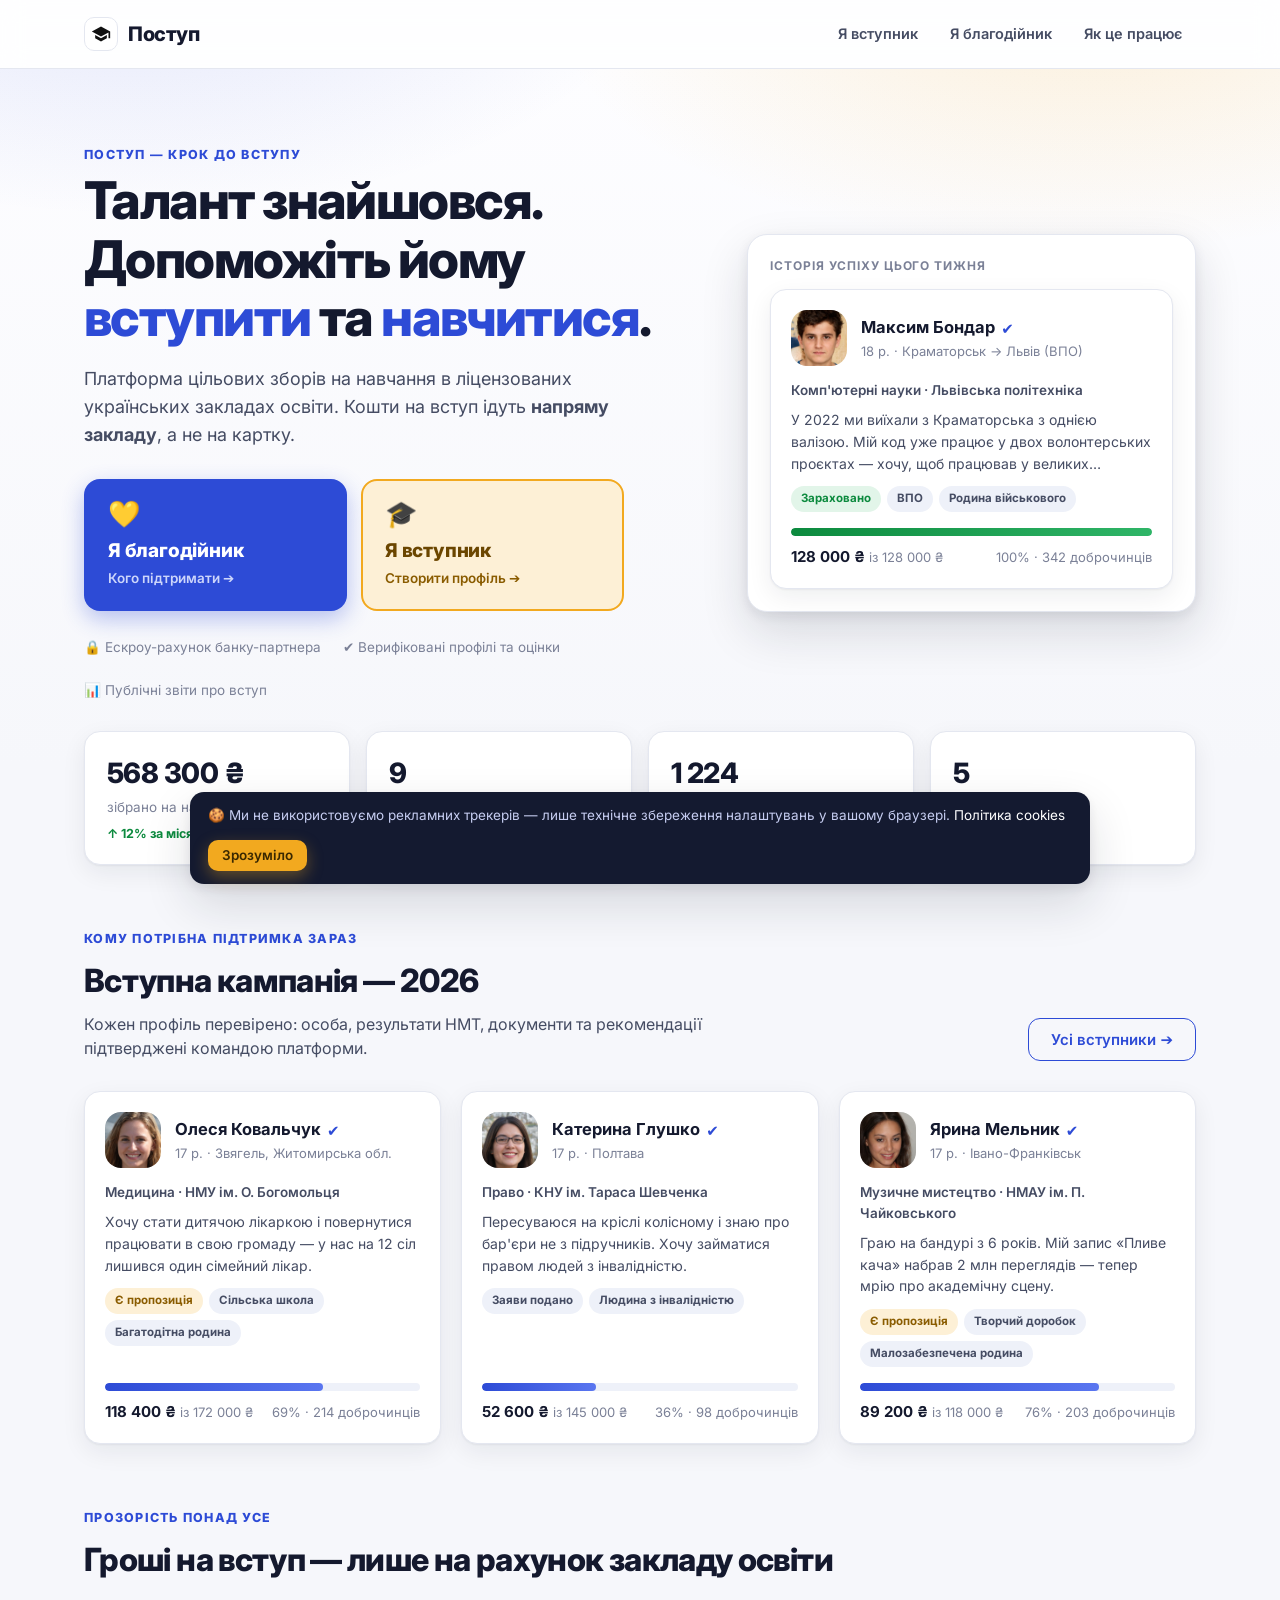
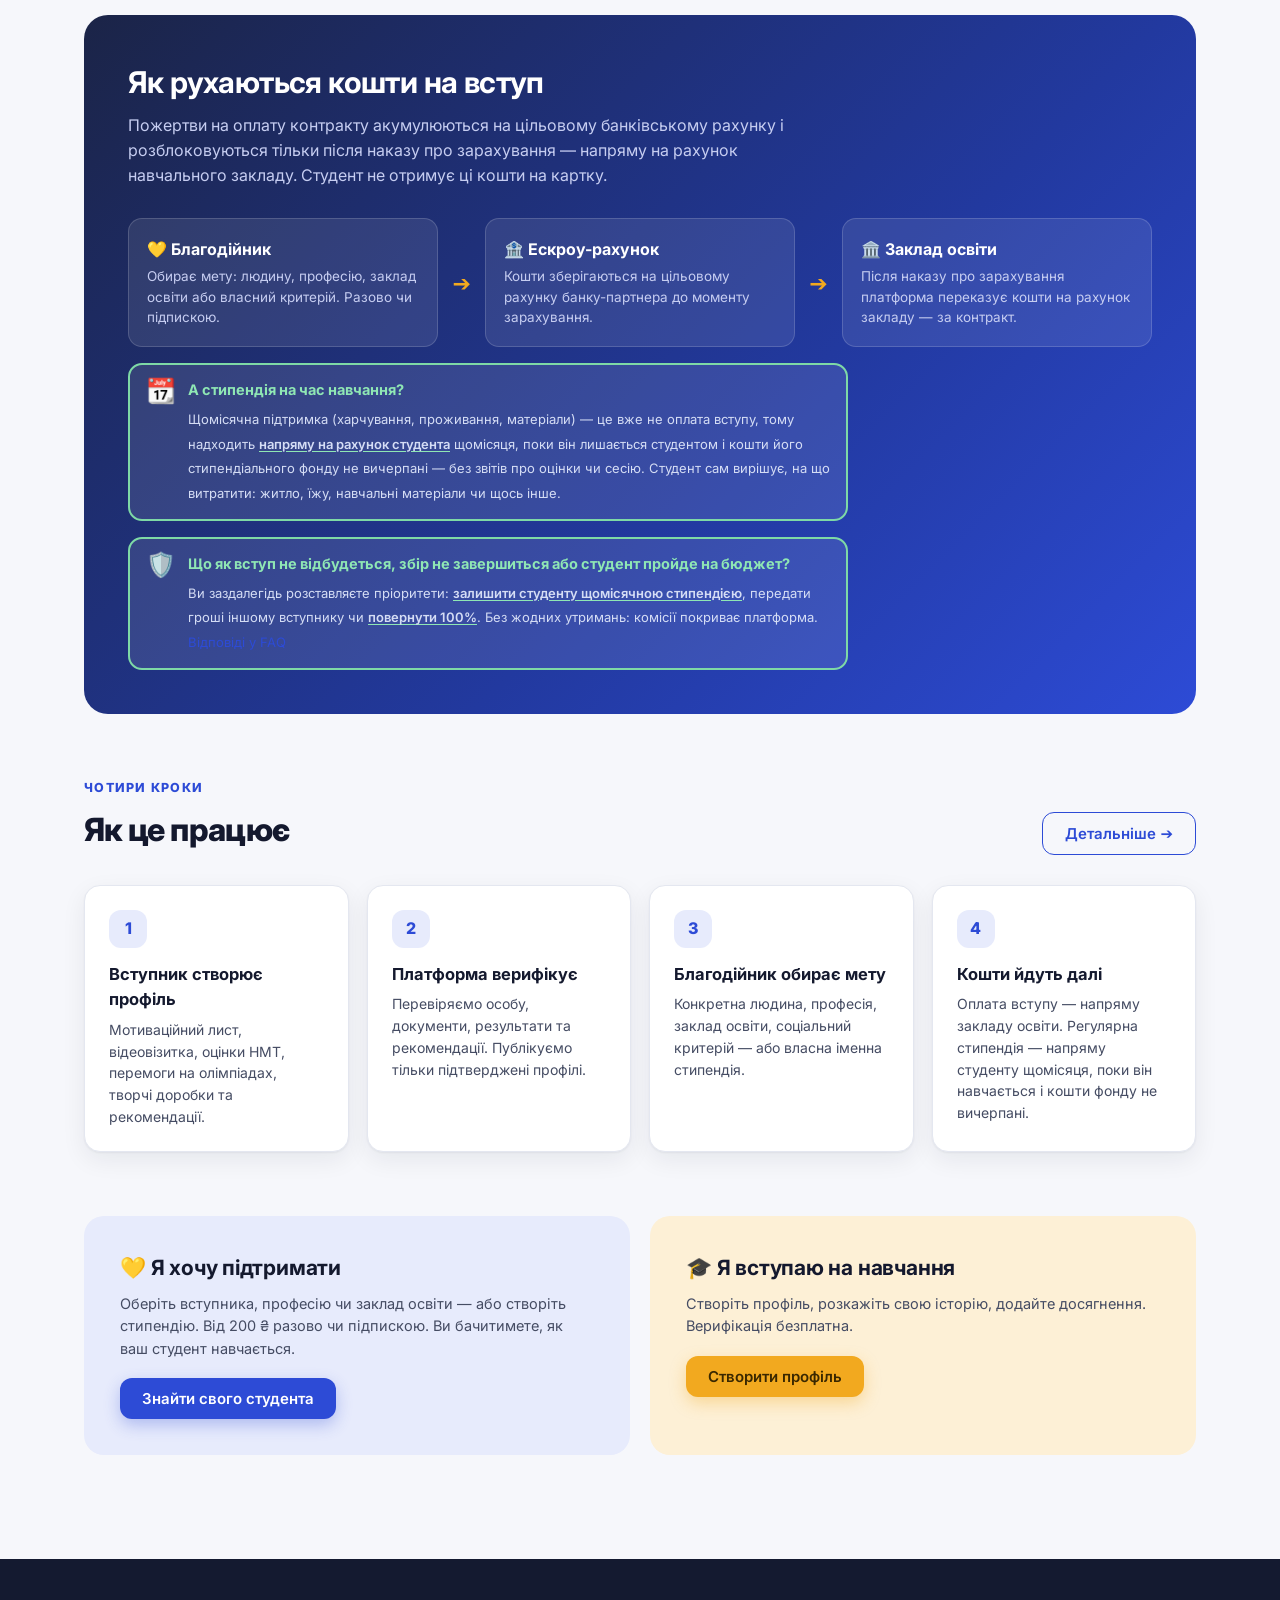
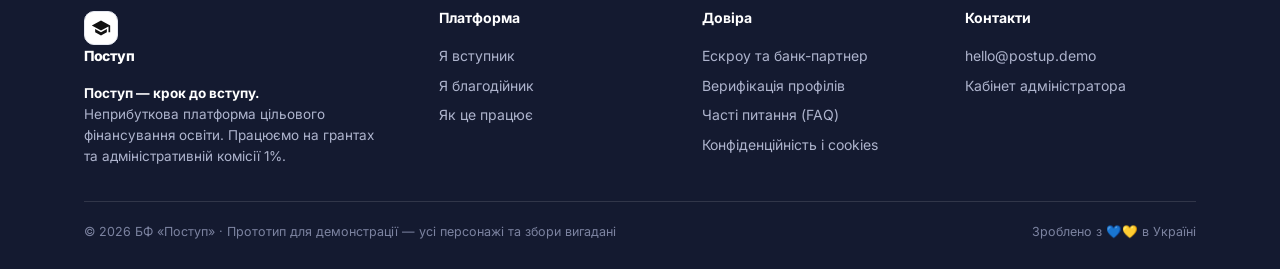
<file: index.html>
<!DOCTYPE html>
<html lang="uk">
<head>
<meta charset="UTF-8">
<meta name="viewport" content="width=device-width, initial-scale=1.0">
<title>Поступ — крок до вступу. Цільові збори на навчання</title>
<meta name="description" content="Поступ — крок до вступу. Платформа, де благодійники цільово фінансують навчання талановитих вступників у ліцензовані державою українські заклади освіти. Кошти на вступ передаються напряму закладу освіти.">
<link rel="canonical" href="https://ianitskyi.github.io/postup/index.html">
<meta property="og:type" content="website">
<meta property="og:site_name" content="Поступ">
<meta property="og:locale" content="uk_UA">
<meta property="og:url" content="https://ianitskyi.github.io/postup/index.html">
<meta property="og:title" content="Поступ — крок до вступу. Цільові збори на навчання">
<meta property="og:description" content="Платформа, де благодійники цільово фінансують навчання талановитих вступників у ліцензовані державою українські заклади освіти. Кошти на вступ ідуть напряму закладу освіти.">
<meta property="og:image" content="https://ianitskyi.github.io/postup/img/og-image.png">
<meta property="og:image:width" content="1200">
<meta property="og:image:height" content="630">
<meta name="twitter:card" content="summary_large_image">
<meta name="twitter:title" content="Поступ — крок до вступу. Цільові збори на навчання">
<meta name="twitter:description" content="Платформа, де благодійники цільово фінансують навчання талановитих вступників у ліцензовані державою українські заклади освіти.">
<meta name="twitter:image" content="https://ianitskyi.github.io/postup/img/og-image.png">
<link rel="preconnect" href="https://fonts.googleapis.com">
<link href="https://fonts.googleapis.com/css2?family=Inter:wght@400;500;600;700;800&display=swap" rel="stylesheet">
<link rel="stylesheet" href="css/styles.css?v=26">
<link rel="icon" href="data:image/svg+xml,<svg xmlns='http://www.w3.org/2000/svg' viewBox='0 0 24 24'><rect width='24' height='24' rx='5' fill='white'/><path d='M12 3L1 9l11 6 9-4.909V17h2V9L12 3z' fill='black'/><path d='M5 13.18v4L12 21l7-3.82v-4L12 17l-7-3.82z' fill='black'/></svg>">
</head>
<body>

<header class="site-header">
  <div class="container header-inner">
    <a class="logo" href="index.html"><span class="logo-mark"><svg viewBox="0 0 24 24" width="20" height="20"><path d="M12 3L1 9l11 6 9-4.909V17h2V9L12 3z" fill="#111"/><path d="M5 13.18v4L12 21l7-3.82v-4L12 17l-7-3.82z" fill="#111"/></svg></span> Поступ</a>
    <nav class="main-nav">
      <a href="apply.html">Я вступник</a>
      <a href="students.html">Я благодійник</a>
      <a href="how-it-works.html">Як це працює</a>
    </nav>
  </div>
</header>

<section class="hero">
  <div class="container hero-grid">
    <div>
      <div class="eyebrow" data-edit="index.hero.eyebrow">Поступ — крок до вступу</div>
      <h1 data-edit="index.hero.title">Талант знайшовся.<br>Допоможіть йому <em>вступити</em> та <em>навчитися</em>.</h1>
      <p class="lead" data-edit="index.hero.lead">Платформа цільових зборів на навчання в ліцензованих українських закладах освіти. Кошти на вступ ідуть <b>напряму закладу</b>, а не на картку.</p>
      <div class="hero-paths">
        <a class="path-btn donor" href="students.html">
          <span class="pi">💛</span>
          <span class="pt">Я благодійник</span>
          <span class="ps">Кого підтримати ➔</span>
        </a>
        <a class="path-btn student" href="apply.html">
          <span class="pi">🎓</span>
          <span class="pt">Я вступник</span>
          <span class="ps">Створити профіль ➔</span>
        </a>
      </div>
      <div class="hero-trust">
        <span>🔒 Ескроу-рахунок банку-партнера</span>
        <span>✔ Верифіковані профілі та оцінки</span>
        <span>📊 Публічні звіти про вступ</span>
      </div>
    </div>
    <div>
      <div class="hero-card">
        <div class="mini-label">Історія успіху цього тижня</div>
        <div id="hero-student"></div>
      </div>
    </div>
  </div>
</section>

<div class="container">
  <div class="stats-band">
    <div class="stat-tile"><div class="val" id="stat-raised">—</div><div class="lbl">зібрано на навчання</div><div class="delta">↑ 12% за місяць</div></div>
    <div class="stat-tile"><div class="val" id="stat-students">—</div><div class="lbl">верифікованих вступників</div><div class="delta">↑ 3 нових цього тижня</div></div>
    <div class="stat-tile"><div class="val" id="stat-donors">—</div><div class="lbl">доброчинців</div><div class="delta">↑ 89 за місяць</div></div>
    <div class="stat-tile"><div class="val" id="stat-scholarships">—</div><div class="lbl">іменних стипендій</div><div class="delta">↑ 1 нова</div></div>
  </div>
</div>

<section class="section">
  <div class="container">
    <div class="section-head">
      <div>
        <div class="eyebrow">Кому потрібна підтримка зараз</div>
        <h2>Вступна кампанія — 2026</h2>
        <p class="sub">Кожен профіль перевірено: особа, результати НМТ, документи та рекомендації підтверджені командою платформи.</p>
      </div>
      <a class="btn btn-ghost" href="students.html">Усі вступники ➔</a>
    </div>
    <div class="cards-grid" id="featured"></div>
  </div>
</section>

<section class="section" style="padding-top:0">
  <div class="container">
    <div class="section-head">
      <div>
        <div class="eyebrow" data-edit="index.escrow.eyebrow">Прозорість понад усе</div>
        <h2 data-edit="index.escrow.title">Гроші на вступ — лише на рахунок закладу освіти</h2>
      </div>
    </div>
    <div class="escrow-band">
      <h2 data-edit="index.escrow.subtitle">Як рухаються кошти на вступ</h2>
      <p style="margin-top:8px;max-width:70ch" data-edit="index.escrow.intro">Пожертви на оплату контракту акумулюються на цільовому банківському рахунку і розблоковуються тільки після наказу про зарахування — напряму на рахунок навчального закладу. Студент не отримує ці кошти на картку.</p>
      <div class="escrow-flow">
        <div class="escrow-node"><div class="t">💛 Благодійник</div><div class="d" data-edit="index.escrow.node.donor">Обирає мету: людину, професію, заклад освіти або власний критерій. Разово чи підпискою.</div></div>
        <div class="escrow-arrow">➔</div>
        <div class="escrow-node"><div class="t">🏦 Ескроу-рахунок</div><div class="d" data-edit="index.escrow.node.escrow">Кошти зберігаються на цільовому рахунку банку-партнера до моменту зарахування.</div></div>
        <div class="escrow-arrow">➔</div>
        <div class="escrow-node"><div class="t">🏛️ Заклад освіти</div><div class="d" data-edit="index.escrow.node.institution">Після наказу про зарахування платформа переказує кошти на рахунок закладу — за контракт.</div></div>
      </div>
      <div class="guarantee dark" style="max-width:720px;margin-top:16px">
        <div class="gi">📆</div>
        <div>
          <b data-edit="index.guarantee.stipend.title">А стипендія на час навчання?</b>
          <span data-edit="index.guarantee.stipend.text">Щомісячна підтримка (харчування, проживання, матеріали) — це вже не оплата вступу, тому надходить <u>напряму на рахунок студента</u> щомісяця, поки він лишається студентом і кошти його стипендіального фонду не вичерпані — без звітів про оцінки чи сесію. Студент сам вирішує, на що витратити: житло, їжу, навчальні матеріали чи щось інше.</span>
        </div>
      </div>
      <div class="guarantee dark" style="max-width:720px">
        <div class="gi">🛡️</div>
        <div>
          <b data-edit="index.guarantee.refund.title">Що як вступ не відбудеться, збір не завершиться або студент пройде на бюджет?</b>
          <span data-edit="index.guarantee.refund.text">Ви заздалегідь розставляєте пріоритети: <u>залишити студенту щомісячною стипендією</u>, передати гроші іншому вступнику чи <u>повернути 100%</u>. Без жодних утримань: комісії покриває платформа. <a href="how-it-works.html#faq">Відповіді у FAQ</a></span>
        </div>
      </div>
    </div>
  </div>
</section>

<section class="section" style="padding-top:0">
  <div class="container">
    <div class="section-head">
      <div>
        <div class="eyebrow">Чотири кроки</div>
        <h2>Як це працює</h2>
      </div>
      <a class="btn btn-ghost" href="how-it-works.html">Детальніше ➔</a>
    </div>
    <div class="steps">
      <div class="step"><div class="num">1</div><h3 data-edit="index.step1.title">Вступник створює профіль</h3><p data-edit="index.step1.text">Мотиваційний лист, відеовізитка, оцінки НМТ, перемоги на олімпіадах, творчі доробки та рекомендації.</p></div>
      <div class="step"><div class="num">2</div><h3 data-edit="index.step2.title">Платформа верифікує</h3><p data-edit="index.step2.text">Перевіряємо особу, документи, результати та рекомендації. Публікуємо тільки підтверджені профілі.</p></div>
      <div class="step"><div class="num">3</div><h3 data-edit="index.step3.title">Благодійник обирає мету</h3><p data-edit="index.step3.text">Конкретна людина, професія, заклад освіти, соціальний критерій — або власна іменна стипендія.</p></div>
      <div class="step"><div class="num">4</div><h3 data-edit="index.step4.title">Кошти йдуть далі</h3><p data-edit="index.step4.text">Оплата вступу — напряму закладу освіти. Регулярна стипендія — напряму студенту щомісяця, поки він навчається і кошти фонду не вичерпані.</p></div>
    </div>
  </div>
</section>

<section class="section" style="padding-top:0">
  <div class="container">
    <div class="cta-split">
      <div class="cta-box donor">
        <h3 data-edit="index.cta.donor.title">💛 Я хочу підтримати</h3>
        <p data-edit="index.cta.donor.text">Оберіть вступника, професію чи заклад освіти — або створіть стипендію. Від 200 ₴ разово чи підпискою. Ви бачитимете, як ваш студент навчається.</p>
        <a class="btn btn-primary" href="students.html">Знайти свого студента</a>
      </div>
      <div class="cta-box student">
        <h3 data-edit="index.cta.student.title">🎓 Я вступаю на навчання</h3>
        <p data-edit="index.cta.student.text">Створіть профіль, розкажіть свою історію, додайте досягнення. Верифікація безплатна.</p>
        <a class="btn btn-accent" href="apply.html">Створити профіль</a>
      </div>
    </div>
  </div>
</section>

<footer class="site-footer">
  <div class="container">
    <div class="footer-grid">
      <div>
        <a class="logo" href="index.html" style="color:#fff"><span class="logo-mark"><svg viewBox="0 0 24 24" width="20" height="20"><path d="M12 3L1 9l11 6 9-4.909V17h2V9L12 3z" fill="#111"/><path d="M5 13.18v4L12 21l7-3.82v-4L12 17l-7-3.82z" fill="#111"/></svg></span> Поступ</a>
        <p style="margin-top:12px;font-size:13.5px;max-width:34ch"><b style="color:#fff">Поступ — крок до вступу.</b><br>Неприбуткова платформа цільового фінансування освіти. Працюємо на грантах та адміністративній комісії 1%.</p>
      </div>
      <div><h4>Платформа</h4>
        <a href="apply.html">Я вступник</a><a href="students.html">Я благодійник</a><a href="how-it-works.html">Як це працює</a>
      </div>
      <div><h4>Довіра</h4>
        <a href="how-it-works.html#escrow">Ескроу та банк-партнер</a><a href="how-it-works.html#verification">Верифікація профілів</a><a href="how-it-works.html#faq">Часті питання (FAQ)</a><a href="policies.html">Конфіденційність і cookies</a>
      </div>
      <div><h4>Контакти</h4>
        <a href="mailto:hello@postup.demo">hello@postup.demo</a><a href="admin.html">Кабінет адміністратора</a>
      </div>
    </div>
    <div class="footer-note">
      <span>© 2026 БФ «Поступ» · Прототип для демонстрації — усі персонажі та збори вигадані</span>
      <span>Зроблено з 💙💛 в Україні</span>
    </div>
  </div>
</footer>

<script src="js/data.js?v=26"></script>
<script src="js/app.js?v=26"></script>
<script>initHome();</script>
</body>
</html>
</file>
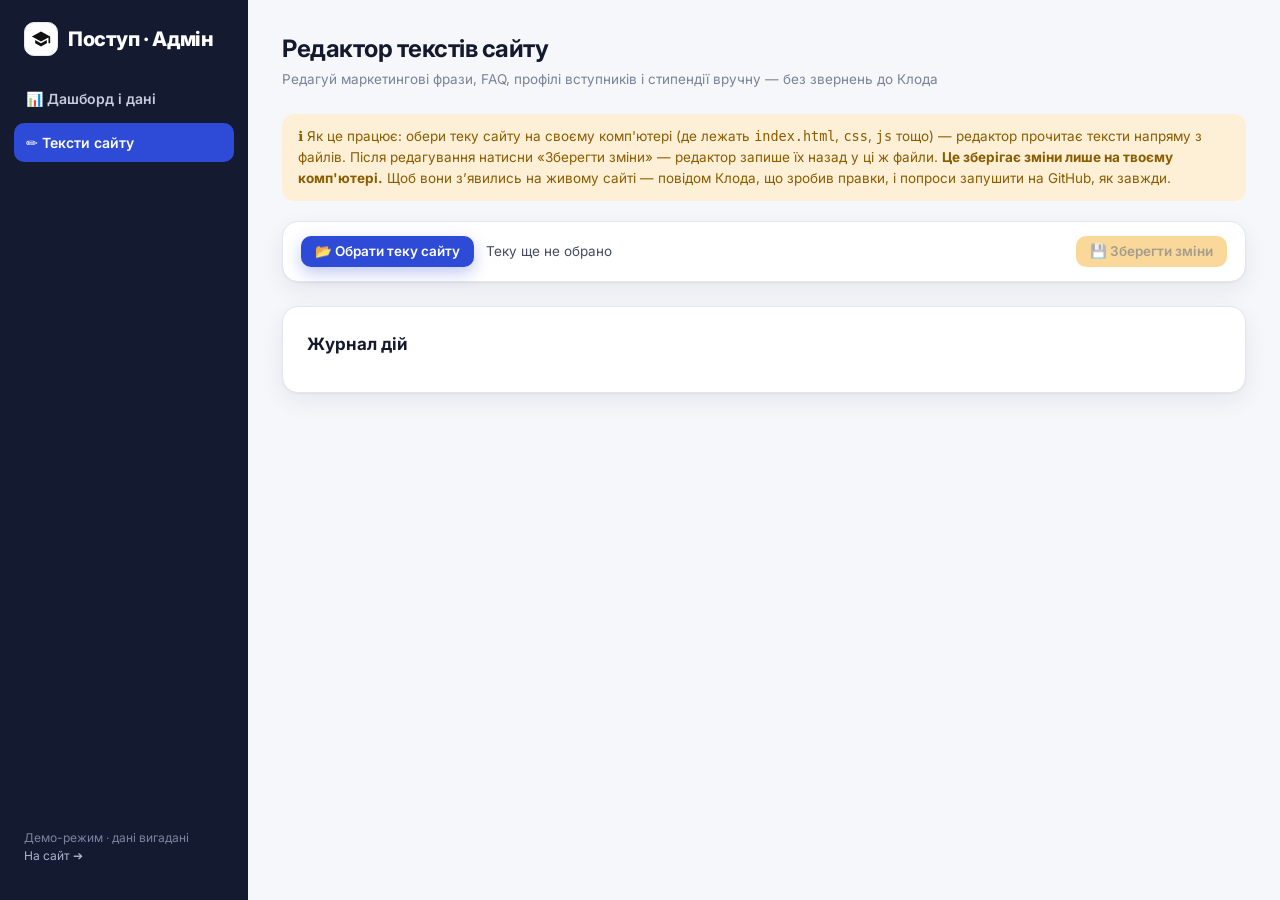
<file: admin-content.html>
<!DOCTYPE html>
<html lang="uk">
<head>
<meta charset="UTF-8">
<meta name="viewport" content="width=device-width, initial-scale=1.0">
<title>Редактор текстів — Поступ</title>
<meta name="robots" content="noindex, nofollow">
<link rel="preconnect" href="https://fonts.googleapis.com">
<link href="https://fonts.googleapis.com/css2?family=Inter:wght@400;500;600;700;800&display=swap" rel="stylesheet">
<link rel="stylesheet" href="css/styles.css?v=26">
<link rel="icon" href="data:image/svg+xml,<svg xmlns='http://www.w3.org/2000/svg' viewBox='0 0 100 100'><text y='.9em' font-size='90'>🛠️</text></svg>">
</head>
<body class="admin-body">

<div class="admin-layout">

  <aside class="admin-side">
    <a class="logo" href="index.html"><span class="logo-mark"><svg viewBox="0 0 24 24" width="20" height="20"><path d="M12 3L1 9l11 6 9-4.909V17h2V9L12 3z" fill="#111"/><path d="M5 13.18v4L12 21l7-3.82v-4L12 17l-7-3.82z" fill="#111"/></svg></span> Поступ · Адмін</a>
    <nav>
      <a href="admin.html" style="display:block;padding:10px 12px;border-radius:10px;color:#c7cbe0;text-decoration:none;font-weight:600;font-size:14px">📊 Дашборд і дані</a>
      <button class="active" onclick="void 0">✏️ Тексти сайту</button>
    </nav>
    <div class="side-foot">
      Демо-режим · дані вигадані<br>
      <a href="index.html">На сайт ➔</a>
    </div>
  </aside>

  <main class="admin-main">
    <div class="admin-head">
      <div><h1>Редактор текстів сайту</h1><div class="sub">Редагуй маркетингові фрази, FAQ, профілі вступників і стипендії вручну — без звернень до Клода</div></div>
    </div>

    <div id="unsupported" style="display:none">
      ⚠️ Твій браузер не підтримує пряме збереження файлів на диск (File System Access API). Відкрий цю сторінку в <b>Chrome</b> або <b>Edge</b> на комп'ютері — у Firefox/Safari та на телефоні редактор не працюватиме.
    </div>

    <div id="supported-ui">
      <div class="admin-note">
        ℹ️ Як це працює: обери теку сайту на своєму комп'ютері (де лежать <code>index.html</code>, <code>css</code>, <code>js</code> тощо) — редактор прочитає тексти напряму з файлів. Після редагування натисни «Зберегти зміни» — редактор запише їх назад у ці ж файли. <b>Це зберігає зміни лише на твоєму комп'ютері.</b> Щоб вони зʼявились на живому сайті — повідом Клода, що зробив правки, і попроси запушити на GitHub, як завжди.
      </div>

      <div class="editor-toolbar">
        <button class="btn btn-primary btn-sm" id="btn-pick">📂 Обрати теку сайту</button>
        <span id="dir-status" style="font-size:13.5px;color:var(--ink-2)">Теку ще не обрано</span>
        <span class="spacer"></span>
        <span id="changed-count"></span>
        <button class="btn btn-accent btn-sm" id="btn-save" disabled>💾 Зберегти зміни</button>
      </div>

      <div id="fields-root"></div>

      <div class="awrap" style="margin-top:20px">
        <h2>Журнал дій</h2>
        <div class="status-log" id="status-log"></div>
      </div>
    </div>
  </main>
</div>

<script src="js/content-editor.js?v=26"></script>
</body>
</html>
</file>
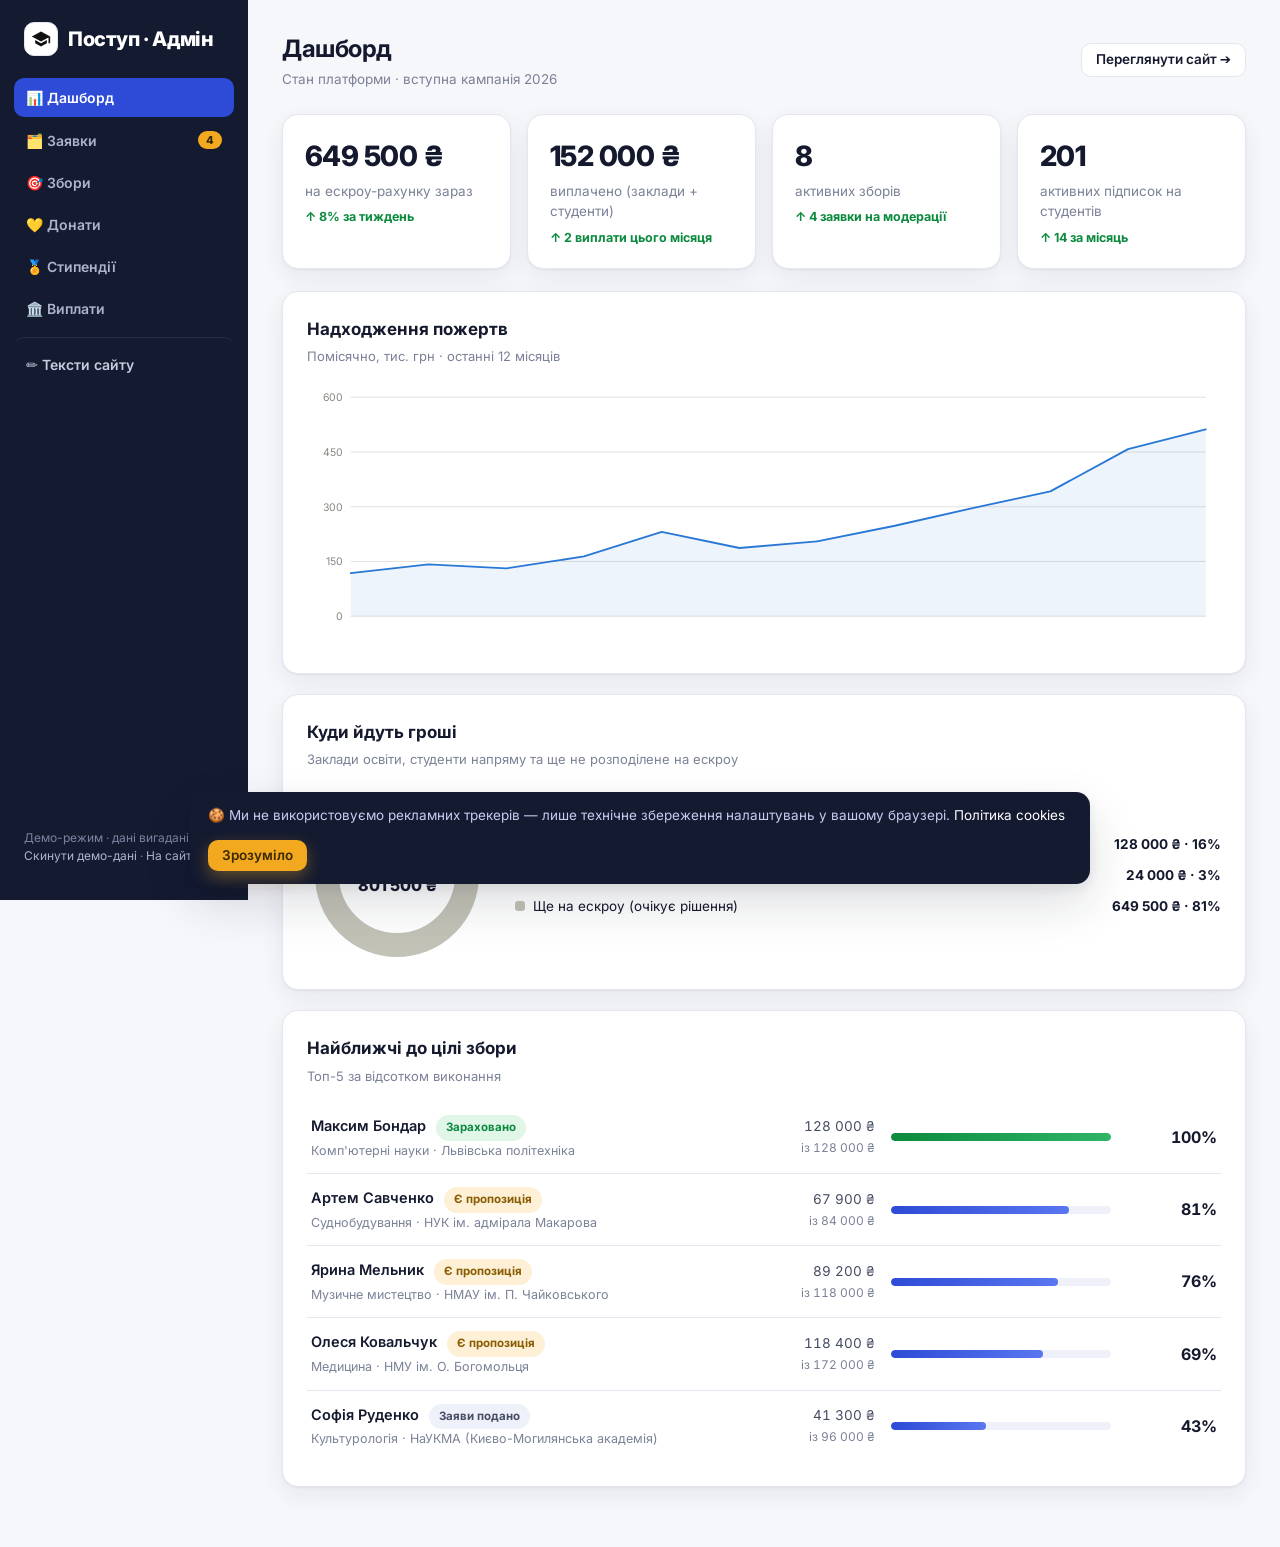
<file: admin.html>
<!DOCTYPE html>
<html lang="uk">
<head>
<meta charset="UTF-8">
<meta name="viewport" content="width=device-width, initial-scale=1.0">
<title>Адмін-панель — Поступ</title>
<meta name="robots" content="noindex, nofollow">
<link rel="preconnect" href="https://fonts.googleapis.com">
<link href="https://fonts.googleapis.com/css2?family=Inter:wght@400;500;600;700;800&display=swap" rel="stylesheet">
<link rel="stylesheet" href="css/styles.css?v=26">
<link rel="icon" href="data:image/svg+xml,<svg xmlns='http://www.w3.org/2000/svg' viewBox='0 0 100 100'><text y='.9em' font-size='90'>🛠️</text></svg>">
</head>
<body class="admin-body">

<div class="admin-layout">

  <aside class="admin-side">
    <a class="logo" href="index.html"><span class="logo-mark"><svg viewBox="0 0 24 24" width="20" height="20"><path d="M12 3L1 9l11 6 9-4.909V17h2V9L12 3z" fill="#111"/><path d="M5 13.18v4L12 21l7-3.82v-4L12 17l-7-3.82z" fill="#111"/></svg></span> Поступ · Адмін</a>
    <nav>
      <button class="active" onclick="showView('dashboard', this)">📊 Дашборд</button>
      <button onclick="showView('applications', this)">🗂️ Заявки <span class="badge-count" id="badge-apps">0</span></button>
      <button onclick="showView('campaigns', this)">🎯 Збори</button>
      <button onclick="showView('donations', this)">💛 Донати</button>
      <button onclick="showView('scholarships', this)">🏅 Стипендії</button>
      <button onclick="showView('payouts', this)">🏛️ Виплати</button>
      <a href="admin-content.html" style="display:block;padding:10px 12px;border-radius:10px;color:#c7cbe0;text-decoration:none;font-weight:600;font-size:14px;margin-top:6px;border-top:1px solid rgba(255,255,255,.08);padding-top:16px">✏️ Тексти сайту</a>
    </nav>
    <div class="side-foot">
      Демо-режим · дані вигадані<br>
      <a href="#" onclick="resetState();return false">Скинути демо-дані</a> · <a href="index.html">На сайт ➔</a>
    </div>
  </aside>

  <main class="admin-main">

    <!-- ДАШБОРД -->
    <section id="view-dashboard">
      <div class="admin-head">
        <div><h1>Дашборд</h1><div class="sub">Стан платформи · вступна кампанія 2026</div></div>
        <a class="btn btn-light btn-sm" href="index.html">Переглянути сайт ➔</a>
      </div>
      <div class="kpi-grid" id="kpis"></div>
      <div class="awrap">
        <h2>Надходження пожертв</h2>
        <div class="sub">Помісячно, тис. грн · останні 12 місяців</div>
        <div class="chart-box" id="chart"></div>
      </div>
      <div class="awrap">
        <h2>Куди йдуть гроші</h2>
        <div class="sub">Заклади освіти, студенти напряму та ще не розподілене на ескроу</div>
        <div id="flow-chart"></div>
      </div>
      <div class="awrap">
        <h2>Найближчі до цілі збори</h2>
        <div class="sub">Топ-5 за відсотком виконання</div>
        <div id="dash-campaigns"></div>
      </div>
    </section>

    <!-- ЗАЯВКИ -->
    <section id="view-applications" style="display:none">
      <div class="admin-head">
        <div><h1>Заявки на модерації</h1><div class="sub">Профіль публікується лише після проходження всіх перевірок</div></div>
      </div>
      <div class="admin-note">💡 Кнопка «Опублікувати» активна лише тоді, коли пройдені всі пункти перевірки нижче — спробуйте на заявці з червоним ✗.</div>
      <div class="awrap"><div id="app-list"></div></div>
    </section>

    <!-- ЗБОРИ -->
    <section id="view-campaigns" style="display:none">
      <div class="admin-head">
        <div><h1>Активні збори</h1><div class="sub">Усі кампанії вступників з прогресом</div></div>
      </div>
      <div class="awrap"><div id="camp-list"></div></div>
    </section>

    <!-- ДОНАТИ -->
    <section id="view-donations" style="display:none">
      <div class="admin-head">
        <div><h1>Донати</h1><div class="sub">Останні надходження на ескроу-рахунок</div></div>
      </div>
      <div class="awrap tbl-scroll">
        <table class="tbl">
          <thead><tr><th>Дата</th><th>Благодійник</th><th>Призначення</th><th>Тип</th><th class="num">Сума</th><th>Статус</th></tr></thead>
          <tbody id="don-rows"></tbody>
        </table>
      </div>
    </section>

    <!-- СТИПЕНДІЇ -->
    <section id="view-scholarships" style="display:none">
      <div class="admin-head">
        <div><h1>Іменні стипендії</h1><div class="sub">Фонди, засновані благодійниками</div></div>
        <button class="btn btn-primary btn-sm" onclick="openModal('🏅','Нова стипендія (демо)','У робочій версії тут відкриється майстер створення стипендії: назва, критерії, розмір, тривалість, спосіб поповнення фонду.')">+ Створити стипендію</button>
      </div>
      <div class="awrap tbl-scroll">
        <table class="tbl">
          <thead><tr><th>Назва</th><th>Засновник</th><th>Тип</th><th class="num">Щомісяця/особу</th><th class="num">Отримувачів</th><th class="num">Фонд</th></tr></thead>
          <tbody id="sch-rows"></tbody>
        </table>
      </div>
    </section>

    <!-- ВИПЛАТИ -->
    <section id="view-payouts" style="display:none">
      <div class="admin-head">
        <div><h1>Виплати</h1><div class="sub">Два окремі потоки: оплата вступу закладам освіти і регулярні стипендії напряму студентам</div></div>
      </div>

      <div class="admin-note">🏦 Виплата закладу освіти створюється автоматично після підтвердження наказу про зарахування і підписується двома адміністраторами.</div>
      <div class="awrap tbl-scroll">
        <h2>Оплата вступу — закладам освіти</h2>
        <div class="sub" style="margin-bottom:12px">Разовий контракт першого курсу</div>
        <table class="tbl">
          <thead><tr><th>Дата</th><th>Заклад освіти</th><th>Студент / програма</th><th>Призначення</th><th class="num">Сума</th><th>Статус</th><th>Платіжка</th></tr></thead>
          <tbody id="pay-rows"></tbody>
        </table>
      </div>

      <div class="admin-note">👤 Регулярні стипендії йдуть напряму на банківський рахунок студента, минаючи заклад освіти — щомісяця, без академічних умов, доки студент лишається студентом і кошти фонду не вичерпані.</div>
      <div class="awrap tbl-scroll">
        <h2>Регулярні стипендії — напряму студентам</h2>
        <div class="sub" style="margin-bottom:12px">Харчування, проживання, матеріали — щомісяця, напряму на рахунок студента</div>
        <table class="tbl">
          <thead><tr><th>Дата</th><th>Отримувач</th><th>Призначення</th><th class="num">Сума</th><th>Статус</th><th>Платіжка</th></tr></thead>
          <tbody id="direct-pay-rows"></tbody>
        </table>
      </div>
    </section>

  </main>
</div>

<script src="js/data.js?v=26"></script>
<script src="js/app.js?v=26"></script>
<script src="js/admin.js?v=26"></script>
</body>
</html>
</file>
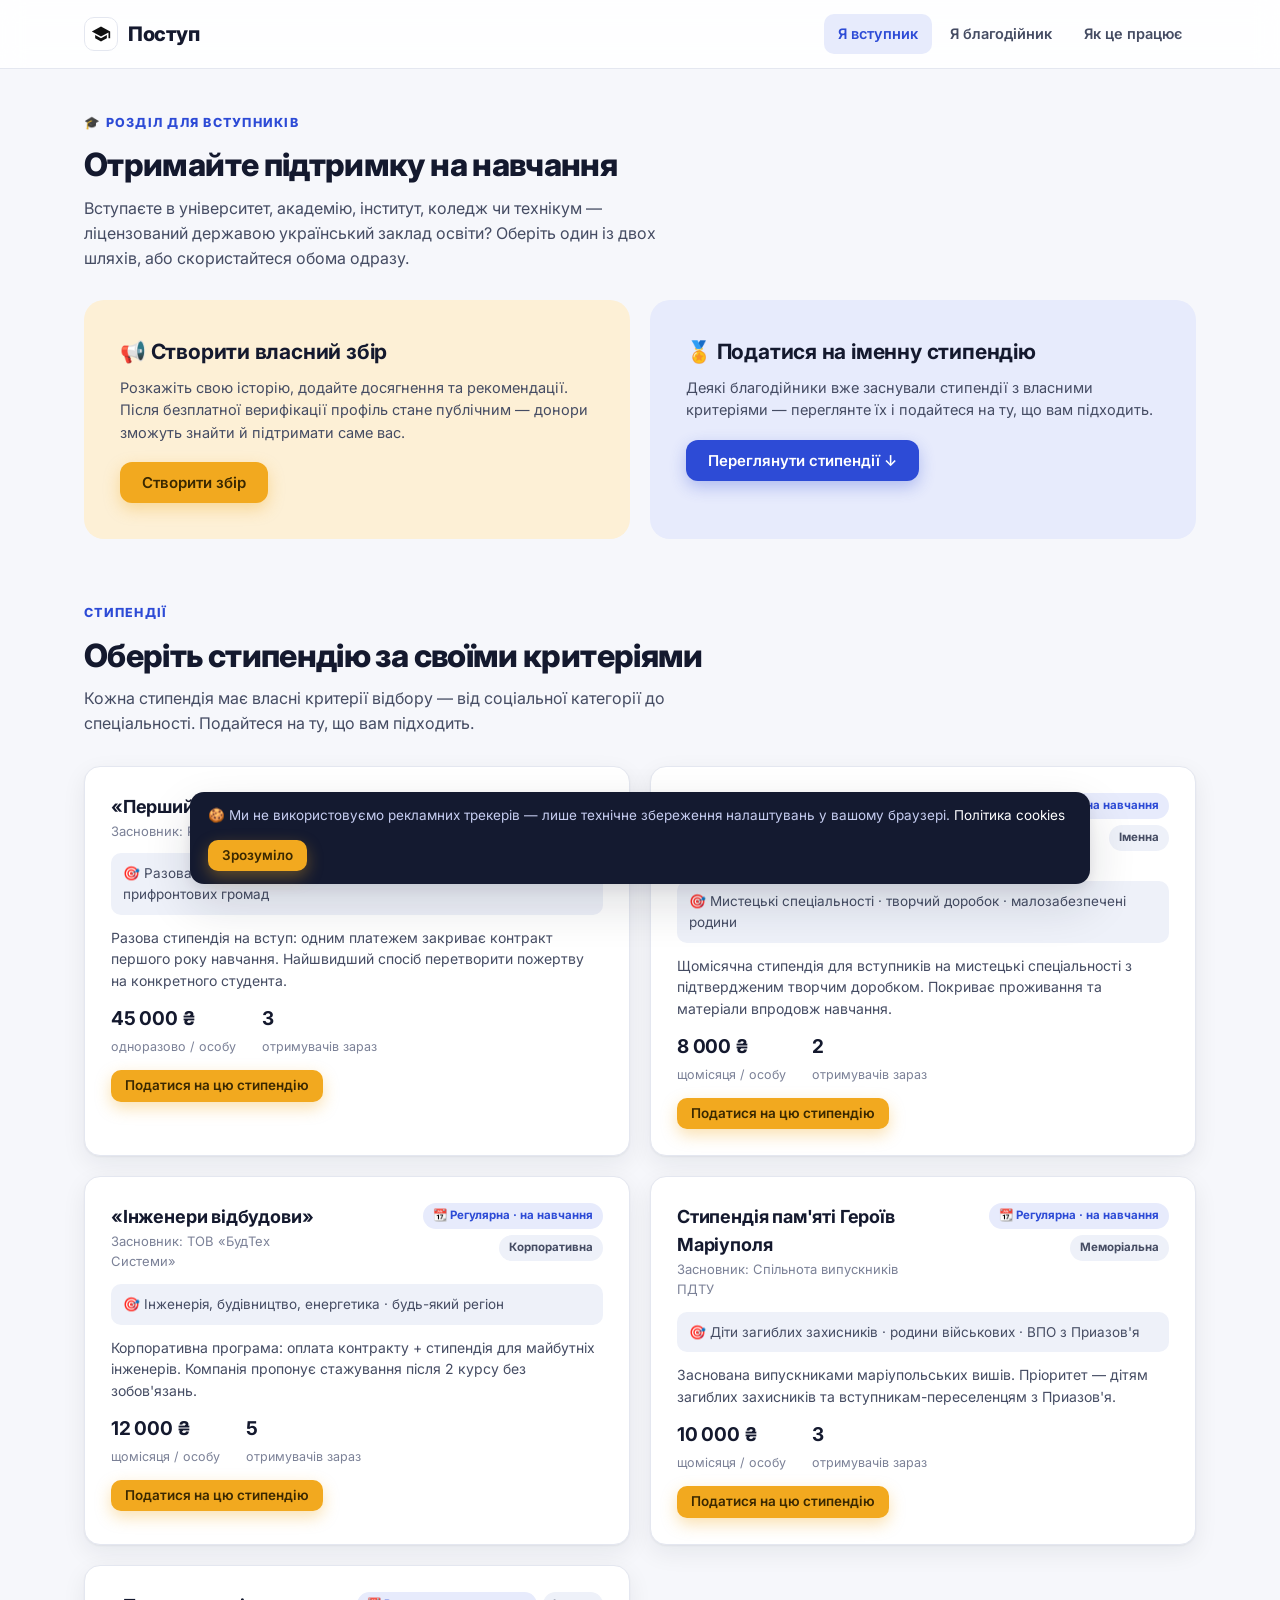
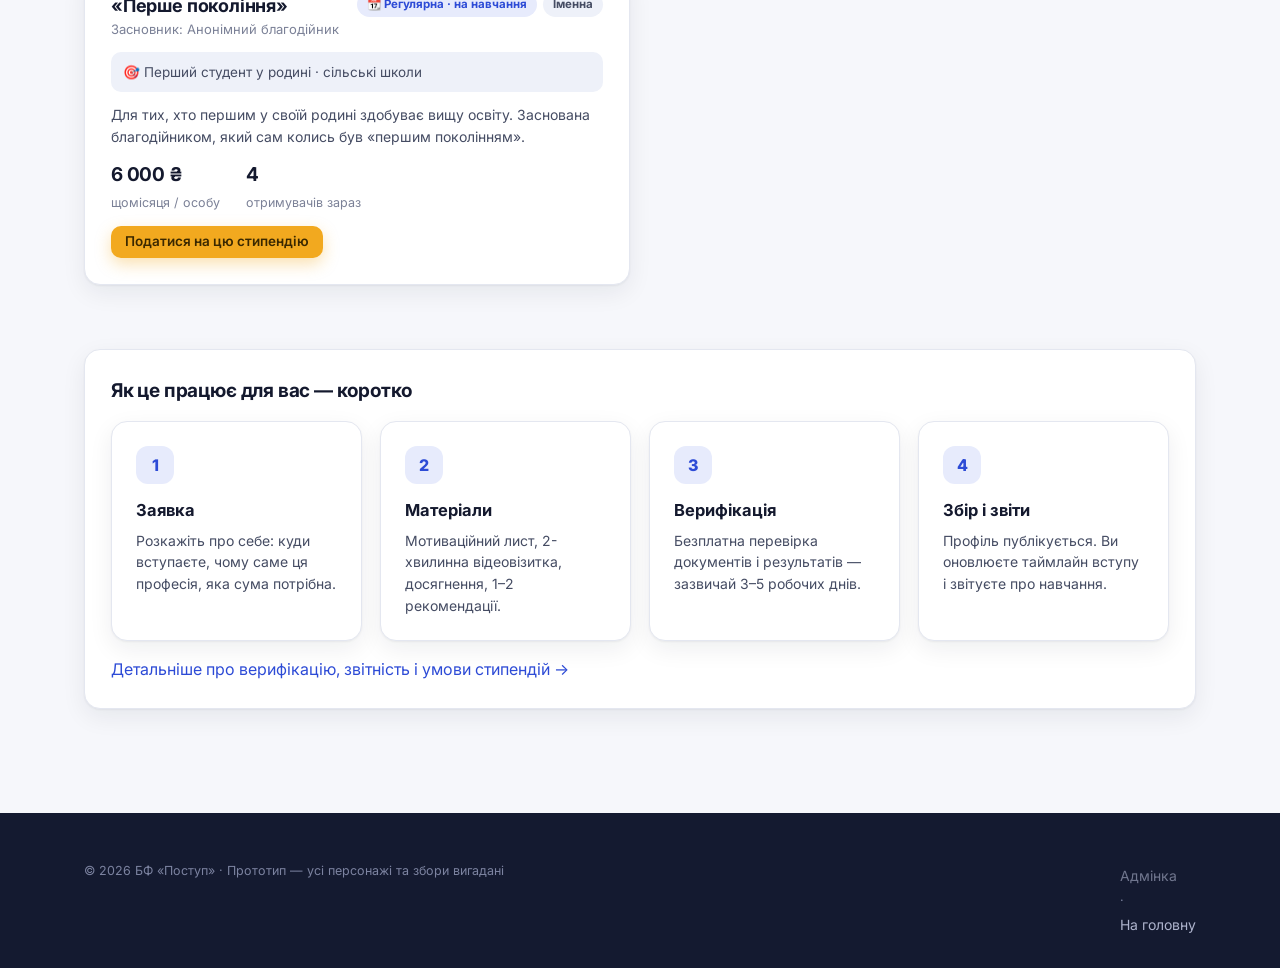
<file: apply.html>
<!DOCTYPE html>
<html lang="uk">
<head>
<meta charset="UTF-8">
<meta name="viewport" content="width=device-width, initial-scale=1.0">
<title>Я вступник — Поступ</title>
<meta name="description" content="Створіть збір на навчання або подайтеся на іменну стипендію. Безплатна верифікація, кошти йдуть напряму закладу освіти.">
<link rel="canonical" href="https://ianitskyi.github.io/postup/apply.html">
<meta property="og:type" content="website">
<meta property="og:site_name" content="Поступ">
<meta property="og:locale" content="uk_UA">
<meta property="og:url" content="https://ianitskyi.github.io/postup/apply.html">
<meta property="og:title" content="Я вступник — Поступ">
<meta property="og:description" content="Створіть збір на навчання або подайтеся на іменну стипендію. Безплатна верифікація, кошти йдуть напряму закладу освіти.">
<meta property="og:image" content="https://ianitskyi.github.io/postup/img/og-image.png">
<meta property="og:image:width" content="1200">
<meta property="og:image:height" content="630">
<meta name="twitter:card" content="summary_large_image">
<meta name="twitter:title" content="Я вступник — Поступ">
<meta name="twitter:description" content="Створіть збір на навчання або подайтеся на іменну стипендію.">
<meta name="twitter:image" content="https://ianitskyi.github.io/postup/img/og-image.png">
<link rel="preconnect" href="https://fonts.googleapis.com">
<link href="https://fonts.googleapis.com/css2?family=Inter:wght@400;500;600;700;800&display=swap" rel="stylesheet">
<link rel="stylesheet" href="css/styles.css?v=26">
<link rel="icon" href="data:image/svg+xml,<svg xmlns='http://www.w3.org/2000/svg' viewBox='0 0 24 24'><rect width='24' height='24' rx='5' fill='white'/><path d='M12 3L1 9l11 6 9-4.909V17h2V9L12 3z' fill='black'/><path d='M5 13.18v4L12 21l7-3.82v-4L12 17l-7-3.82z' fill='black'/></svg>">
</head>
<body>

<header class="site-header">
  <div class="container header-inner">
    <a class="logo" href="index.html"><span class="logo-mark"><svg viewBox="0 0 24 24" width="20" height="20"><path d="M12 3L1 9l11 6 9-4.909V17h2V9L12 3z" fill="#111"/><path d="M5 13.18v4L12 21l7-3.82v-4L12 17l-7-3.82z" fill="#111"/></svg></span> Поступ</a>
    <nav class="main-nav">
      <a href="apply.html" class="active">Я вступник</a>
      <a href="students.html">Я благодійник</a>
      <a href="how-it-works.html">Як це працює</a>
    </nav>
  </div>
</header>

<section class="section" style="padding-top:44px">
  <div class="container">
    <div class="section-head">
      <div>
        <div class="eyebrow" data-edit="apply.intro.eyebrow">🎓 Розділ для вступників</div>
        <h2 data-edit="apply.intro.title">Отримайте підтримку на навчання</h2>
        <p class="sub" data-edit="apply.intro.sub">Вступаєте в університет, академію, інститут, коледж чи технікум — ліцензований державою український заклад освіти? Оберіть один із двох шляхів, або скористайтеся обома одразу.</p>
      </div>
    </div>

    <div class="cta-split">
      <div class="cta-box student">
        <h3 data-edit="apply.cta.own.title">📢 Створити власний збір</h3>
        <p data-edit="apply.cta.own.text">Розкажіть свою історію, додайте досягнення та рекомендації. Після безплатної верифікації профіль стане публічним — донори зможуть знайти й підтримати саме вас.</p>
        <button class="btn btn-accent" onclick="openModal('📨','Заявка вступника (демо)','У робочій версії тут відкриється покрокова форма реєстрації профілю вступника з завантаженням документів.')">Створити збір</button>
      </div>
      <div class="cta-box donor">
        <h3 data-edit="apply.cta.scholarship.title">🏅 Податися на іменну стипендію</h3>
        <p data-edit="apply.cta.scholarship.text">Деякі благодійники вже заснували стипендії з власними критеріями — переглянте їх і подайтеся на ту, що вам підходить.</p>
        <a class="btn btn-primary" href="#scholarships-apply">Переглянути стипендії ↓</a>
      </div>
    </div>
  </div>
</section>

<section class="section" id="scholarships-apply" style="padding-top:0">
  <div class="container">
    <div class="section-head">
      <div>
        <div class="eyebrow" data-edit="apply.sch.eyebrow">Стипендії</div>
        <h2 data-edit="apply.sch.title">Оберіть стипендію за своїми критеріями</h2>
        <p class="sub" data-edit="apply.sch.sub">Кожна стипендія має власні критерії відбору — від соціальної категорії до спеціальності. Подайтеся на ту, що вам підходить.</p>
      </div>
    </div>
    <div class="sch-grid" id="sch-apply-list"></div>
  </div>
</section>

<section class="section" style="padding-top:0">
  <div class="container">
    <div class="panel">
      <h2 data-edit="apply.steps.title">Як це працює для вас — коротко</h2>
      <div class="steps" style="margin-top:16px">
        <div class="step"><div class="num">1</div><h3 data-edit="apply.step1.title">Заявка</h3><p data-edit="apply.step1.text">Розкажіть про себе: куди вступаєте, чому саме ця професія, яка сума потрібна.</p></div>
        <div class="step"><div class="num">2</div><h3 data-edit="apply.step2.title">Матеріали</h3><p data-edit="apply.step2.text">Мотиваційний лист, 2-хвилинна відеовізитка, досягнення, 1–2 рекомендації.</p></div>
        <div class="step"><div class="num">3</div><h3 data-edit="apply.step3.title">Верифікація</h3><p data-edit="apply.step3.text">Безплатна перевірка документів і результатів — зазвичай 3–5 робочих днів.</p></div>
        <div class="step"><div class="num">4</div><h3 data-edit="apply.step4.title">Збір і звіти</h3><p data-edit="apply.step4.text">Профіль публікується. Ви оновлюєте таймлайн вступу і звітуєте про навчання.</p></div>
      </div>
      <p style="margin-top:16px"><a href="how-it-works.html#for-applicants">Детальніше про верифікацію, звітність і умови стипендій →</a></p>
    </div>
  </div>
</section>

<footer class="site-footer">
  <div class="container">
    <div class="footer-note" style="border:none;margin:0;padding:0">
      <span>© 2026 БФ «Поступ» · Прототип — усі персонажі та збори вигадані</span>
      <span><a href="admin.html" style="opacity:.6">Адмінка</a> · <a href="index.html">На головну</a></span>
    </div>
  </div>
</footer>

<script src="js/data.js?v=26"></script>
<script src="js/app.js?v=26"></script>
<script>initApplyScholarships();</script>
</body>
</html>
</file>
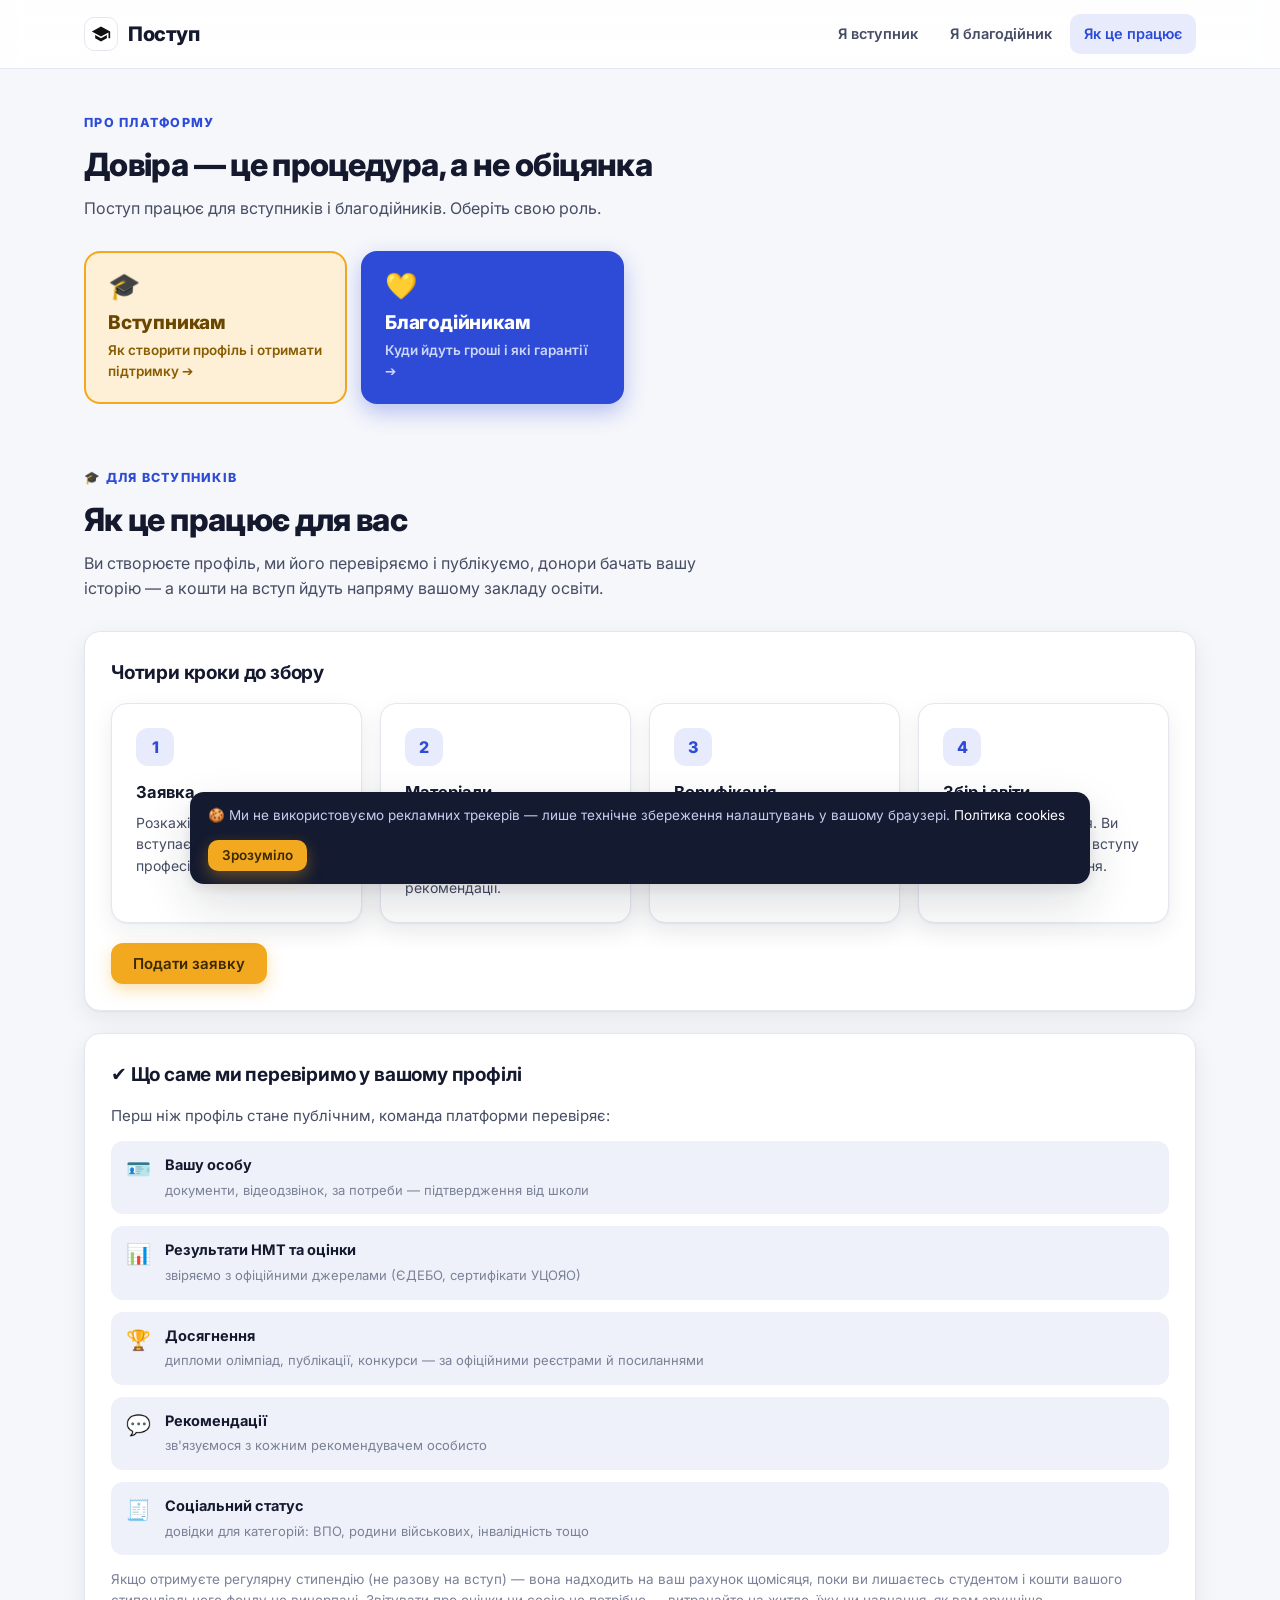
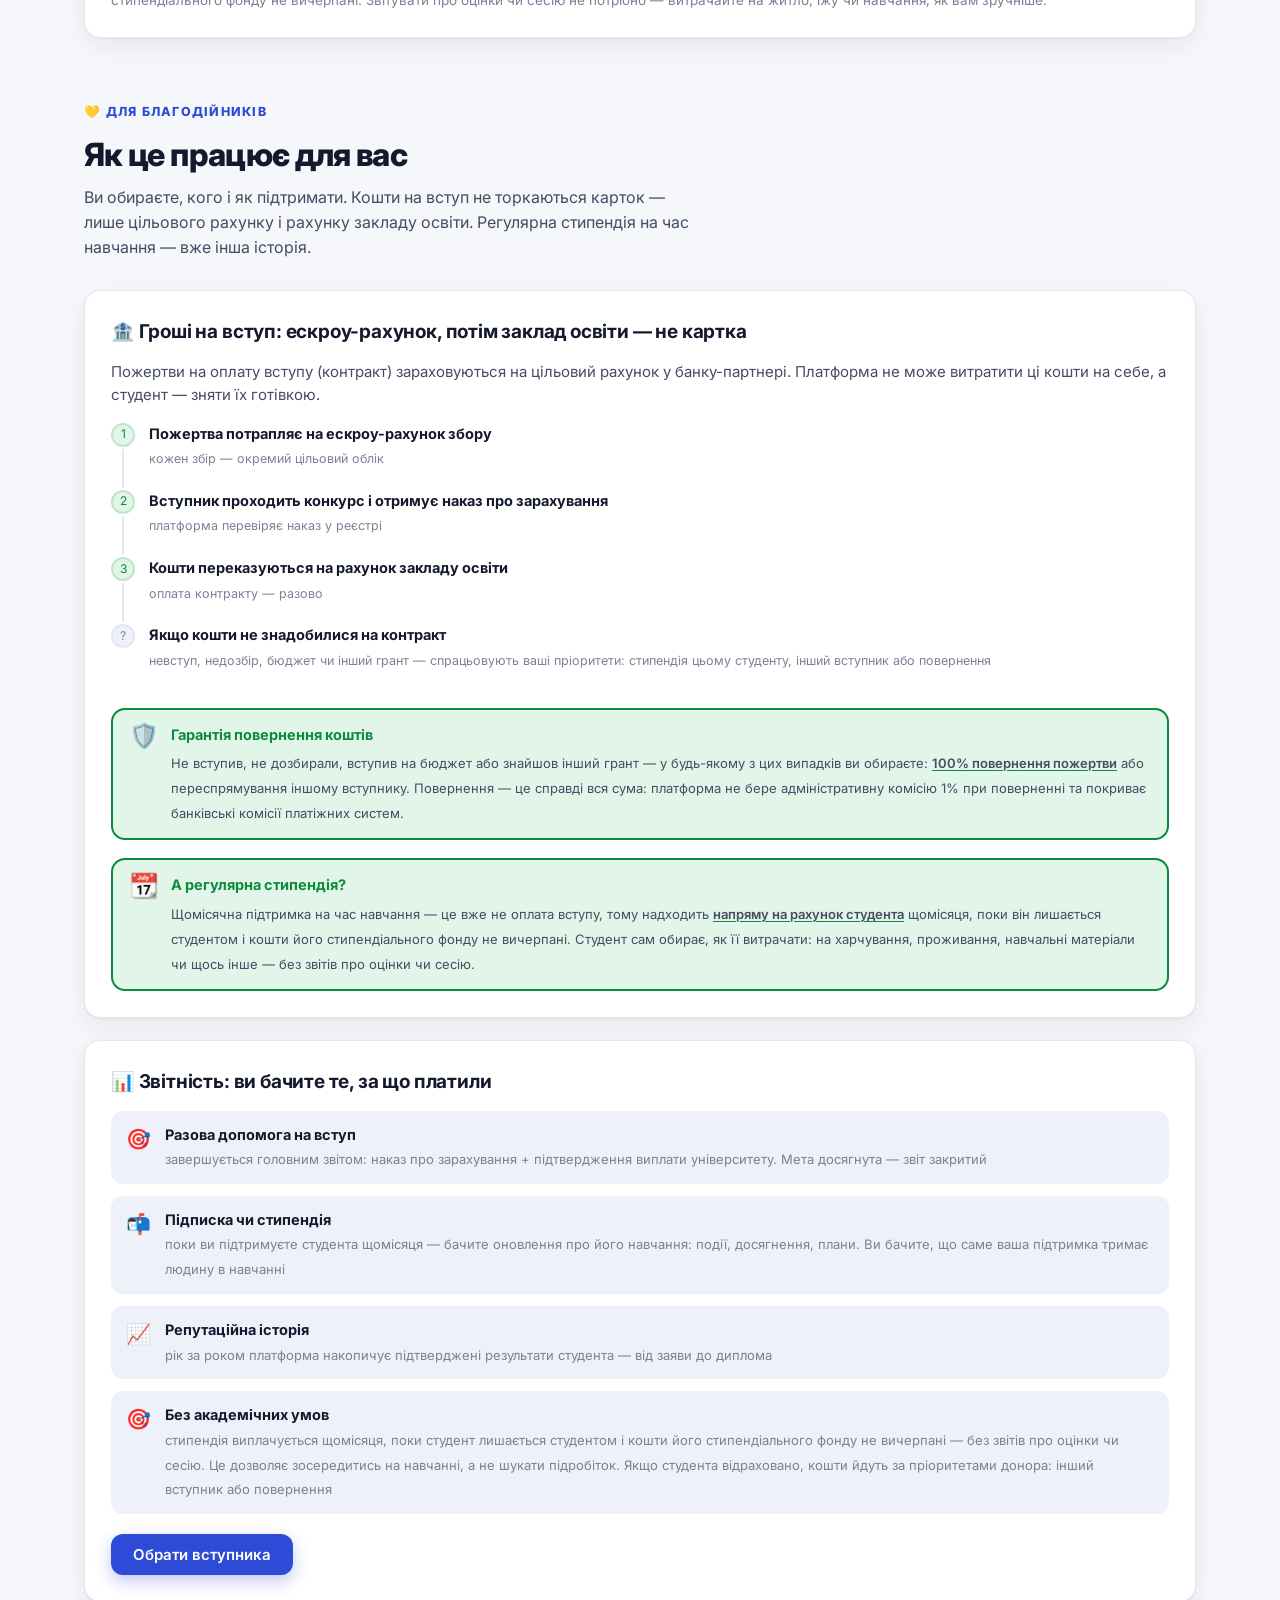
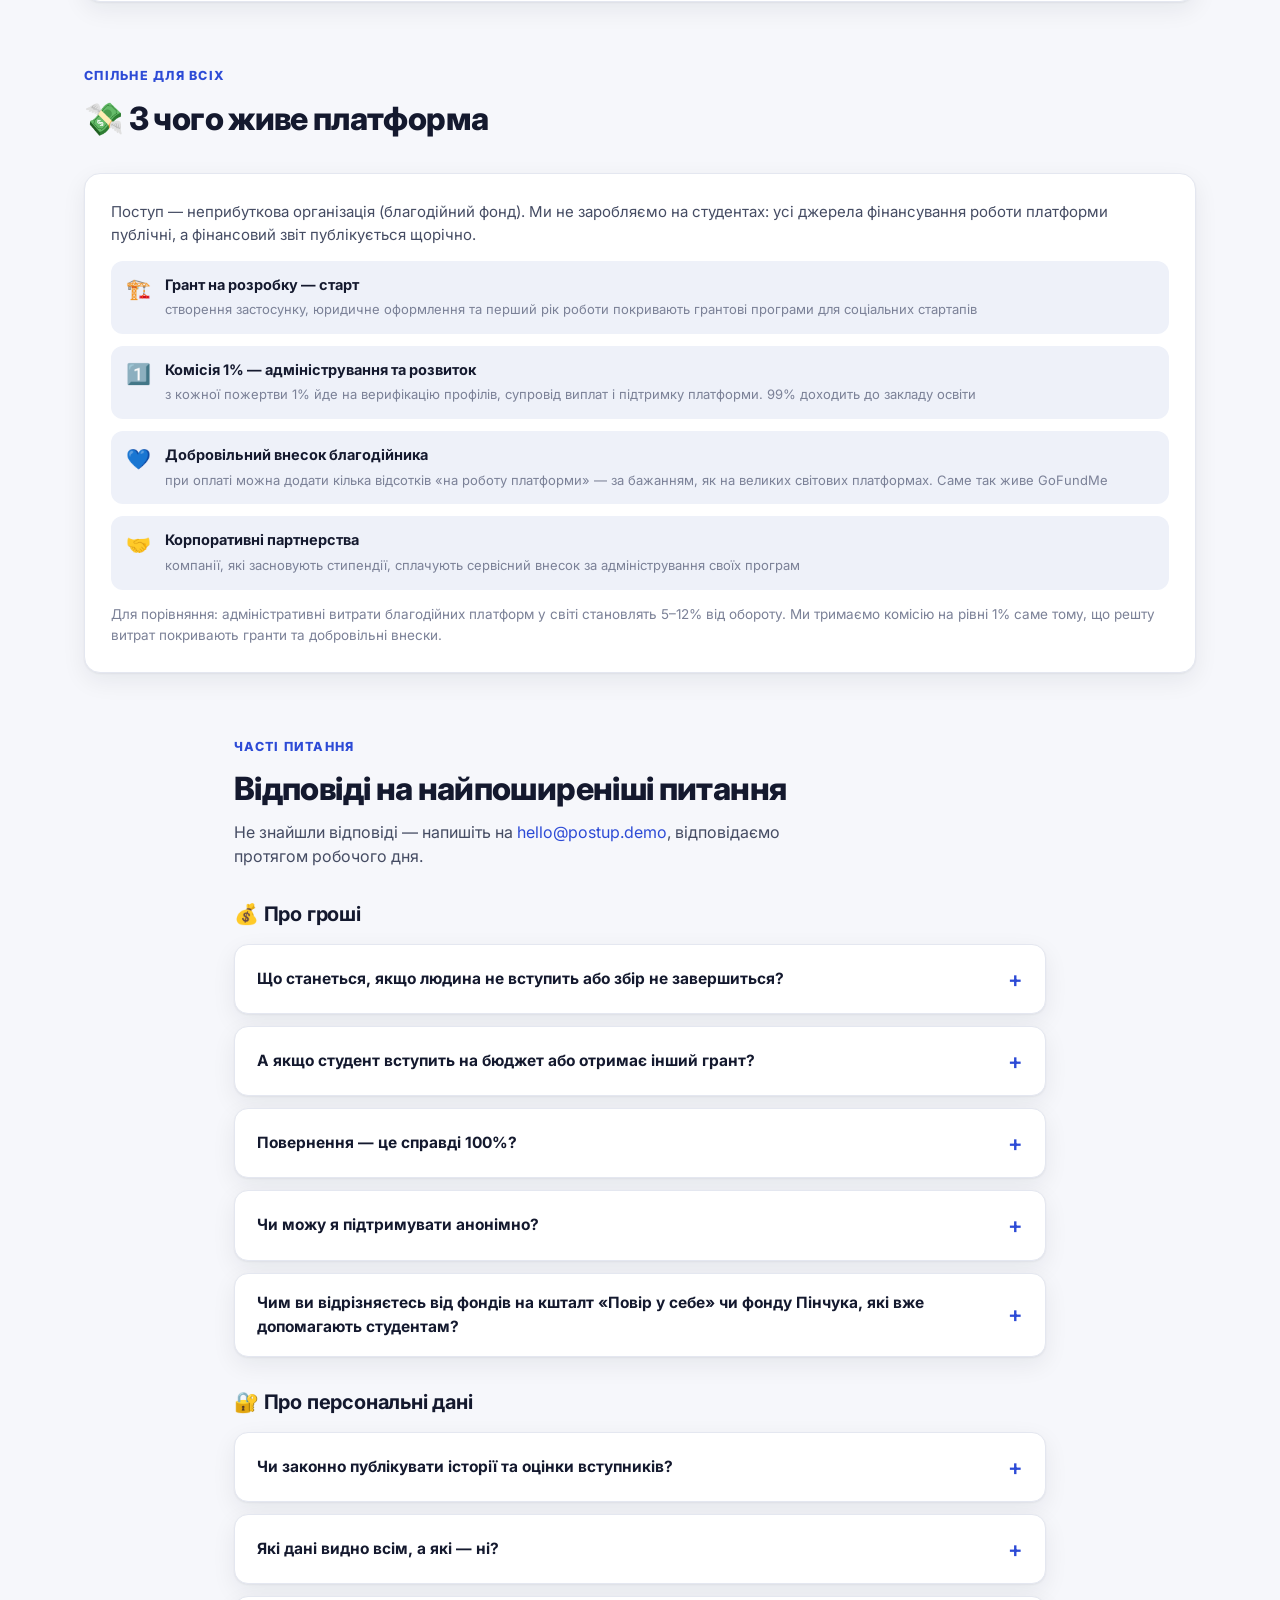
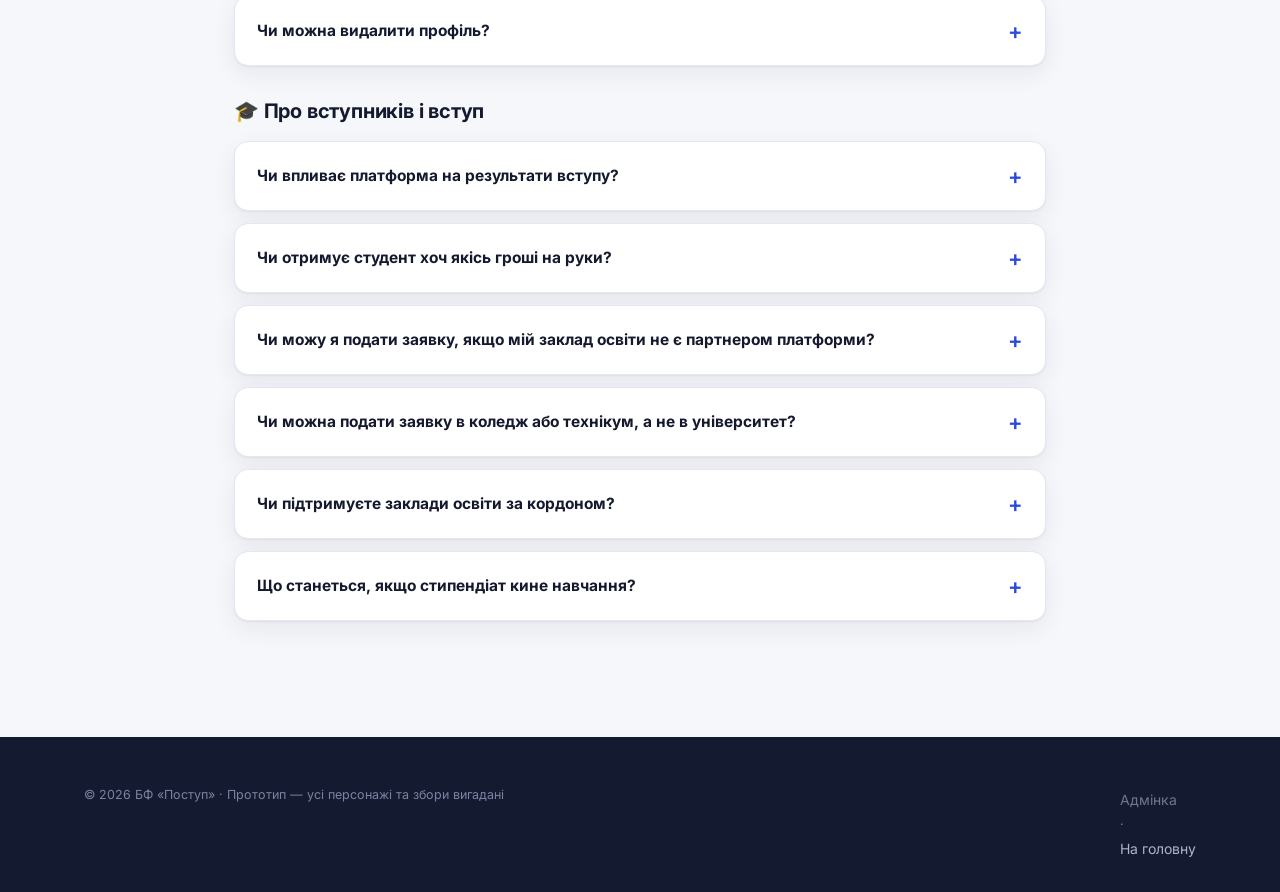
<file: how-it-works.html>
<!DOCTYPE html>
<html lang="uk">
<head>
<meta charset="UTF-8">
<meta name="viewport" content="width=device-width, initial-scale=1.0">
<title>Як це працює — Поступ</title>
<meta name="description" content="Дізнайтесь, як Поступ гарантує цільове використання коштів: оплата вступу напряму закладу освіти, регулярна стипендія напряму студенту, гарантія повернення 100% та відповіді на часті питання.">
<link rel="canonical" href="https://ianitskyi.github.io/postup/how-it-works.html">
<meta property="og:type" content="website">
<meta property="og:site_name" content="Поступ">
<meta property="og:locale" content="uk_UA">
<meta property="og:url" content="https://ianitskyi.github.io/postup/how-it-works.html">
<meta property="og:title" content="Як це працює — Поступ">
<meta property="og:description" content="Дізнайтесь, як Поступ гарантує цільове використання коштів: оплата вступу напряму закладу освіти, регулярна стипендія напряму студенту, гарантія повернення 100%.">
<meta property="og:image" content="https://ianitskyi.github.io/postup/img/og-image.png">
<meta property="og:image:width" content="1200">
<meta property="og:image:height" content="630">
<meta name="twitter:card" content="summary_large_image">
<meta name="twitter:title" content="Як це працює — Поступ">
<meta name="twitter:description" content="Оплата вступу напряму закладу освіти, регулярна стипендія напряму студенту, гарантія повернення 100%.">
<meta name="twitter:image" content="https://ianitskyi.github.io/postup/img/og-image.png">
<link rel="preconnect" href="https://fonts.googleapis.com">
<link href="https://fonts.googleapis.com/css2?family=Inter:wght@400;500;600;700;800&display=swap" rel="stylesheet">
<link rel="stylesheet" href="css/styles.css?v=26">
<link rel="icon" href="data:image/svg+xml,<svg xmlns='http://www.w3.org/2000/svg' viewBox='0 0 24 24'><rect width='24' height='24' rx='5' fill='white'/><path d='M12 3L1 9l11 6 9-4.909V17h2V9L12 3z' fill='black'/><path d='M5 13.18v4L12 21l7-3.82v-4L12 17l-7-3.82z' fill='black'/></svg>">
</head>
<body>

<header class="site-header">
  <div class="container header-inner">
    <a class="logo" href="index.html"><span class="logo-mark"><svg viewBox="0 0 24 24" width="20" height="20"><path d="M12 3L1 9l11 6 9-4.909V17h2V9L12 3z" fill="#111"/><path d="M5 13.18v4L12 21l7-3.82v-4L12 17l-7-3.82z" fill="#111"/></svg></span> Поступ</a>
    <nav class="main-nav">
      <a href="apply.html">Я вступник</a>
      <a href="students.html">Я благодійник</a>
      <a href="how-it-works.html" class="active">Як це працює</a>
    </nav>
  </div>
</header>

<section class="section" style="padding-top:44px">
  <div class="container">
    <div class="section-head">
      <div>
        <div class="eyebrow" data-edit="hiw.intro.eyebrow">Про платформу</div>
        <h2 data-edit="hiw.intro.title">Довіра — це процедура, а не обіцянка</h2>
        <p class="sub" data-edit="hiw.intro.sub">Поступ працює для вступників і благодійників. Оберіть свою роль.</p>
      </div>
    </div>

    <div class="hero-paths">
      <a class="path-btn student" href="#for-applicants">
        <span class="pi">🎓</span>
        <span class="pt">Вступникам</span>
        <span class="ps">Як створити профіль і отримати підтримку ➔</span>
      </a>
      <a class="path-btn donor" href="#for-donors">
        <span class="pi">💛</span>
        <span class="pt">Благодійникам</span>
        <span class="ps">Куди йдуть гроші і які гарантії ➔</span>
      </a>
    </div>
  </div>
</section>

<section class="section" id="for-applicants" style="padding-top:0">
  <div class="container">
    <div class="section-head">
      <div>
        <div class="eyebrow" data-edit="hiw.applicants.eyebrow">🎓 Для вступників</div>
        <h2 data-edit="hiw.applicants.title">Як це працює для вас</h2>
        <p class="sub" data-edit="hiw.applicants.sub">Ви створюєте профіль, ми його перевіряємо і публікуємо, донори бачать вашу історію — а кошти на вступ йдуть напряму вашому закладу освіти.</p>
      </div>
    </div>

    <div class="panel" id="students">
      <h2>Чотири кроки до збору</h2>
      <div class="steps" style="margin-top:16px">
        <div class="step"><div class="num">1</div><h3>Заявка</h3><p>Розкажіть про себе: куди вступаєте, чому саме ця професія, яка сума потрібна.</p></div>
        <div class="step"><div class="num">2</div><h3>Матеріали</h3><p>Мотиваційний лист, 2-хвилинна відеовізитка, досягнення, 1–2 рекомендації.</p></div>
        <div class="step"><div class="num">3</div><h3>Верифікація</h3><p>Безплатна перевірка документів і результатів — зазвичай 3–5 робочих днів.</p></div>
        <div class="step"><div class="num">4</div><h3>Збір і звіти</h3><p>Профіль публікується. Ви оновлюєте таймлайн вступу і звітуєте про навчання.</p></div>
      </div>
      <div style="margin-top:20px">
        <button class="btn btn-accent" onclick="openModal('📨','Заявка вступника (демо)','У робочій версії тут відкриється покрокова форма реєстрації профілю вступника з завантаженням документів.')">Подати заявку</button>
      </div>
    </div>

    <div class="panel" id="verification" style="margin-top:22px">
      <h2>✔ Що саме ми перевіримо у вашому профілі</h2>
      <p style="color:var(--ink-2);font-size:15px">Перш ніж профіль стане публічним, команда платформи перевіряє:</p>
      <div class="ach-list" style="margin-top:14px">
        <div class="ach"><div class="ico">🪪</div><div><b>Вашу особу</b><span>документи, відеодзвінок, за потреби — підтвердження від школи</span></div></div>
        <div class="ach"><div class="ico">📊</div><div><b>Результати НМТ та оцінки</b><span>звіряємо з офіційними джерелами (ЄДЕБО, сертифікати УЦОЯО)</span></div></div>
        <div class="ach"><div class="ico">🏆</div><div><b>Досягнення</b><span>дипломи олімпіад, публікації, конкурси — за офіційними реєстрами й посиланнями</span></div></div>
        <div class="ach"><div class="ico">💬</div><div><b>Рекомендації</b><span>зв'язуємося з кожним рекомендувачем особисто</span></div></div>
        <div class="ach"><div class="ico">🧾</div><div><b>Соціальний статус</b><span>довідки для категорій: ВПО, родини військових, інвалідність тощо</span></div></div>
      </div>
      <p style="color:var(--muted);font-size:13.5px;margin-top:14px" data-edit="hiw.applicants.stipendNote">Якщо отримуєте регулярну стипендію (не разову на вступ) — вона надходить на ваш рахунок щомісяця, поки ви лишаєтесь студентом і кошти вашого стипендіального фонду не вичерпані. Звітувати про оцінки чи сесію не потрібно — витрачайте на житло, їжу чи навчання, як вам зручніше.</p>
    </div>
  </div>
</section>

<section class="section" id="for-donors" style="padding-top:0">
  <div class="container">
    <div class="section-head">
      <div>
        <div class="eyebrow" data-edit="hiw.donors.eyebrow">💛 Для благодійників</div>
        <h2 data-edit="hiw.donors.title">Як це працює для вас</h2>
        <p class="sub" data-edit="hiw.donors.sub">Ви обираєте, кого і як підтримати. Кошти на вступ не торкаються карток — лише цільового рахунку і рахунку закладу освіти. Регулярна стипендія на час навчання — вже інша історія.</p>
      </div>
    </div>

    <div class="panel" id="escrow">
      <h2>🏦 Гроші на вступ: ескроу-рахунок, потім заклад освіти — не картка</h2>
      <p style="color:var(--ink-2);font-size:15px">Пожертви на оплату вступу (контракт) зараховуються на цільовий рахунок у банку-партнері. Платформа не може витратити ці кошти на себе, а студент — зняти їх готівкою.</p>
      <ul class="timeline" style="margin-top:16px">
        <li class="done"><div class="tl-dot">1</div><div class="tl-body"><b>Пожертва потрапляє на ескроу-рахунок збору</b><span>кожен збір — окремий цільовий облік</span></div></li>
        <li class="done"><div class="tl-dot">2</div><div class="tl-body"><b>Вступник проходить конкурс і отримує наказ про зарахування</b><span>платформа перевіряє наказ у реєстрі</span></div></li>
        <li class="done"><div class="tl-dot">3</div><div class="tl-body"><b>Кошти переказуються на рахунок закладу освіти</b><span>оплата контракту — разово</span></div></li>
        <li><div class="tl-dot">?</div><div class="tl-body"><b>Якщо кошти не знадобилися на контракт</b><span>невступ, недозбір, бюджет чи інший грант — спрацьовують ваші пріоритети: стипендія цьому студенту, інший вступник або повернення</span></div></li>
      </ul>
      <div class="guarantee">
        <div class="gi">🛡️</div>
        <div>
          <b data-edit="hiw.escrow.guarantee1.title">Гарантія повернення коштів</b>
          <span data-edit="hiw.escrow.guarantee1.text">Не вступив, не дозбирали, вступив на бюджет або знайшов інший грант — у будь-якому з цих випадків ви обираєте: <u>100% повернення пожертви</u> або переспрямування іншому вступнику. Повернення — це справді вся сума: платформа не бере адміністративну комісію 1% при поверненні та покриває банківські комісії платіжних систем.&nbsp;</span>
        </div>
      </div>
      <div class="guarantee" style="margin-top:18px">
        <div class="gi">📆</div>
        <div>
          <b data-edit="hiw.escrow.guarantee2.title">А регулярна стипендія?</b>
          <span data-edit="hiw.escrow.guarantee2.text">Щомісячна підтримка на час навчання — це вже не оплата вступу, тому надходить <u>напряму на рахунок студента</u> щомісяця, поки він лишається студентом і кошти його стипендіального фонду не вичерпані. Студент сам обирає, як її витрачати: на харчування, проживання, навчальні матеріали чи щось інше — без звітів про оцінки чи сесію.</span>
        </div>
      </div>
    </div>

    <div class="panel" id="reports" style="margin-top:22px">
      <h2>📊 Звітність: ви бачите те, за що платили</h2>
      <div class="ach-list" style="margin-top:14px">
        <div class="ach"><div class="ico">🎯</div><div><b>Разова допомога на вступ</b><span>завершується головним звітом: наказ про зарахування + підтвердження виплати університету. Мета досягнута — звіт закритий</span></div></div>
        <div class="ach"><div class="ico">📬</div><div><b>Підписка чи стипендія</b><span>поки ви підтримуєте студента щомісяця — бачите оновлення про його навчання: події, досягнення, плани. Ви бачите, що саме ваша підтримка тримає людину в навчанні</span></div></div>
        <div class="ach"><div class="ico">📈</div><div><b>Репутаційна історія</b><span>рік за роком платформа накопичує підтверджені результати студента — від заяви до диплома</span></div></div>
        <div class="ach"><div class="ico">🎯</div><div><b>Без академічних умов</b><span>стипендія виплачується щомісяця, поки студент лишається студентом і кошти його стипендіального фонду не вичерпані — без звітів про оцінки чи сесію. Це дозволяє зосередитись на навчанні, а не шукати підробіток. Якщо студента відраховано, кошти йдуть за пріоритетами донора: інший вступник або повернення</span></div></div>
      </div>
      <div style="margin-top:20px">
        <a class="btn btn-primary" href="students.html">Обрати вступника</a>
      </div>
    </div>
  </div>
</section>

<section class="section" id="funding" style="padding-top:0">
  <div class="container">
    <div class="section-head">
      <div>
        <div class="eyebrow">Спільне для всіх</div>
        <h2>💸 З чого живе платформа</h2>
      </div>
    </div>
    <div class="panel">
      <p style="color:var(--ink-2);font-size:15px">Поступ — неприбуткова організація (благодійний фонд). Ми не заробляємо на студентах: усі джерела фінансування роботи платформи публічні, а фінансовий звіт публікується щорічно.</p>
      <div class="ach-list" style="margin-top:14px">
        <div class="ach"><div class="ico">🏗️</div><div><b>Грант на розробку — старт</b><span>створення застосунку, юридичне оформлення та перший рік роботи покривають грантові програми для соціальних стартапів</span></div></div>
        <div class="ach"><div class="ico">1️⃣</div><div><b>Комісія 1% — адміністрування та розвиток</b><span>з кожної пожертви 1% йде на верифікацію профілів, супровід виплат і підтримку платформи. 99% доходить до закладу освіти</span></div></div>
        <div class="ach"><div class="ico">💙</div><div><b>Добровільний внесок благодійника</b><span>при оплаті можна додати кілька відсотків «на роботу платформи» — за бажанням, як на великих світових платформах. Саме так живе GoFundMe</span></div></div>
        <div class="ach"><div class="ico">🤝</div><div><b>Корпоративні партнерства</b><span>компанії, які засновують стипендії, сплачують сервісний внесок за адміністрування своїх програм</span></div></div>
      </div>
      <p style="color:var(--muted);font-size:13.5px;margin-top:14px">Для порівняння: адміністративні витрати благодійних платформ у світі становлять 5–12% від обороту. Ми тримаємо комісію на рівні 1% саме тому, що решту витрат покривають гранти та добровільні внески.</p>
    </div>
  </div>
</section>

<section class="section faq" id="faq" style="padding-top:0">
  <div class="container" style="max-width:860px">
    <div class="section-head">
      <div>
        <div class="eyebrow">Часті питання</div>
        <h2>Відповіді на найпоширеніші питання</h2>
        <p class="sub">Не знайшли відповіді — напишіть на <a href="mailto:hello@postup.demo">hello@postup.demo</a>, відповідаємо протягом робочого дня.</p>
      </div>
    </div>

    <h2 class="group">💰 Про гроші</h2>

    <details>
      <summary data-edit="faq.money1.q">Що станеться, якщо людина не вступить або збір не завершиться?</summary>
      <div class="a"><p data-edit="faq.money1.a1">Спрацює ваш заздалегідь визначений вибір. Під час пожертви ви розставляєте пріоритети: 1) залишити кошти цьому студенту як щомісячну стипендію, 2) передати іншому вступнику, 3) повернути вам. Пріоритети можна змінити будь-коли до використання коштів.</p></div>
    </details>

    <details>
      <summary data-edit="faq.money2.q">А якщо студент вступить на бюджет або отримає інший грант?</summary>
      <div class="a">
        <p data-edit="faq.money2.a1">Це радісний сценарій, і він теж передбачений: кошти «звільняються», і спрацьовують ті самі ваші пріоритети.</p>
        <p data-edit="faq.money2.a2">Багато донорів у такому разі обирають перший варіант — залишити кошти студенту як додаткову щомісячну стипендію: бюджетне місце покриває лише навчання, а житло, харчування й матеріали для студента з незаможної родини лишаються бар'єром. Але рішення завжди за вами: інший вступник або повне повернення — так само доступні.</p>
      </div>
    </details>

    <details>
      <summary data-edit="faq.money3.q">Повернення — це справді 100%?</summary>
      <div class="a"><p data-edit="faq.money3.a1">Так. Адміністративну комісію 1% при поверненні ми не утримуємо, а комісії платіжних систем покриває платформа. Ви отримуєте рівно стільки, скільки пожертвували.</p></div>
    </details>

    <details>
      <summary data-edit="faq.money4.q">Чи можу я підтримувати анонімно?</summary>
      <div class="a"><p data-edit="faq.money4.a1">Так — у публічних списках доброчинців ви можете бути «Анонімно». Зверніть увагу: для великих сум банк-партнер може вимагати ідентифікацію платника згідно з законодавством про фінансовий моніторинг — але публічною ця інформація не стає.</p></div>
    </details>

    <details>
      <summary data-edit="faq.money5.q">Чим ви відрізняєтесь від фондів на кшталт «Повір у себе» чи фонду Пінчука, які вже допомагають студентам?</summary>
      <div class="a">
        <p data-edit="faq.money5.a1">Ми не конкуруємо з ними, а заповнюємо іншу нішу. Такі фонди — власні закриті програми з обмеженою кількістю стипендіатів і фіксованими критеріями відбору. Поступ — відкрита платформа: будь-який донор обирає будь-якого вступника за будь-яким критерієм, а вступник подається незалежно від того, під чию окрему програму він підходить.</p>
        <p data-edit="faq.money5.a2">Від загальних краудфандинг-платформ (GoFundMe, Спільнокошт) нас відрізняє гарантія цільового використання: кошти на вступ ідуть через ескроу-рахунок напряму закладу освіти, а не на картку. У перспективі бачимо наявні фонди радше партнерами — наприклад, можемо адмініструвати їхні стипендіальні програми на платформі.</p>
      </div>
    </details>

    <h2 class="group">🔐 Про персональні дані</h2>

    <details>
      <summary data-edit="faq.priv1.q">Чи законно публікувати історії та оцінки вступників?</summary>
      <div class="a">
        <p data-edit="faq.priv1.a1">Так, бо <b>всі кандидати розкривають свої дані добровільно</b>. Створюючи профіль, вступник підписує письмову згоду на обробку та публікацію чітко визначеного переліку даних. Для неповнолітніх додатково потрібна згода батьків або законних представників.</p>
        <p data-edit="faq.priv1.a2">Згоду можна відкликати будь-коли — профіль буде знято з публікації, а активний збір закрито за пріоритетами донорів.</p>
      </div>
    </details>

    <details>
      <summary data-edit="faq.priv2.q">Які дані видно всім, а які — ні?</summary>
      <div class="a">
        <p data-edit="faq.priv2.a1"><b>Публічно</b> (за згодою вступника): ім'я, фото, вік, місто, історія, досягнення, результати НМТ, статус вступу, соціальна категорія без деталей (наприклад, «родина військового» — без імен і підрозділів).</p>
        <p data-edit="faq.priv2.a2"><b>Ніколи не публікується</b>: документи (паспорт, довідки), точна адреса, телефон, деталі про родину. Ці дані використовуються лише для верифікації, зберігаються в зашифрованому вигляді з обмеженим доступом і не передаються нікому, крім випадків, визначених законом.</p>
      </div>
    </details>

    <details>
      <summary data-edit="faq.priv3.q">Чи можна видалити профіль?</summary>
      <div class="a"><p data-edit="faq.priv3.a1">Так, будь-коли, без пояснення причин — достатньо запиту з підтвердженої адреси. Публічний профіль зникає одразу; фінансові записи зберігаються стільки, скільки вимагає законодавство про бухгалтерський облік. Подробиці — у <a href="policies.html">Політиці конфіденційності</a>.</p></div>
    </details>

    <h2 class="group">🎓 Про вступників і вступ</h2>

    <details>
      <summary data-edit="faq.adm1.q">Чи впливає платформа на результати вступу?</summary>
      <div class="a"><p data-edit="faq.adm1.a1">Ні. Вступник проходить конкурс на загальних підставах — НМТ, творчі конкурси, мотиваційні листи вишу. Платформа розв'язує лише фінансове питання: щоб людина, яка пройшла конкурс, не відмовилася від навчання через гроші.</p></div>
    </details>

    <details>
      <summary data-edit="faq.adm2.q">Чи отримує студент хоч якісь гроші на руки?</summary>
      <div class="a">
        <p data-edit="faq.adm2.a1"><b>На оплату вступу — ніколи.</b> Контракт оплачується напряму на рахунок закладу освіти; студент не бачить цих грошей на своєму рахунку, і саме це захищає і донора, і самого студента від підозр.</p>
        <p data-edit="faq.adm2.a2"><b>Регулярну стипендію на час навчання — так.</b> Вона надходить напряму на банківський рахунок студента щомісяця, поки він лишається студентом і кошти його стипендіального фонду не вичерпані. Звітів про оцінки чи сесію не потрібно — студент сам вирішує, витратити гроші на житло, їжу, навчальні матеріали чи щось інше, і може зосередитись на навчанні, а не на підробітках.</p>
      </div>
    </details>

    <details>
      <summary data-edit="faq.adm3.q">Чи можу я подати заявку, якщо мій заклад освіти не є партнером платформи?</summary>
      <div class="a"><p data-edit="faq.adm3.a1">Так, обов'язково. Партнерство закладу — це не вимога і не привілей: ви можете зібрати кошти на <b>будь-який</b> ліцензований державою український заклад освіти, і донори бачать усіх вступників однаково, незалежно від статусу їхнього закладу. Партнерство лише пришвидшує технічну частину — підтвердження зарахування та реквізити — і ніяк не впливає на те, кого оберуть донори.</p></div>
    </details>

    <details>
      <summary data-edit="faq.adm4.q">Чи можна подати заявку в коледж або технікум, а не в університет?</summary>
      <div class="a"><p data-edit="faq.adm4.a1">Так. Платформа охоплює як заклади вищої освіти (університети, академії, інститути, консерваторії), так і заклади фахової передвищої освіти (фахові коледжі, технікуми) — просто оберіть потрібний рівень у фільтрі «Рівень освіти» на сторінці вступників.</p></div>
    </details>

    <details>
      <summary data-edit="faq.adm5.q">Чи підтримуєте заклади освіти за кордоном?</summary>
      <div class="a"><p data-edit="faq.adm5.a1">Ні. Поступ фінансує навчання лише в <b>ліцензованих державою українських закладах освіти</b> — це принципове рішення: воно дозволяє звіряти статуси через відкриті державні реєстри (ЄДЕБО) і гарантувати, що кошти дійдуть за призначенням.</p></div>
    </details>

    <details>
      <summary data-edit="faq.adm6.q">Що станеться, якщо стипендіат кине навчання?</summary>
      <div class="a">
        <p data-edit="faq.adm6.a1">Для разової допомоги на вступ це питання не стосується — мета досягається фактом зарахування, збір закритий.</p>
        <p data-edit="faq.adm6.a2">Для регулярних стипендій — так, це має значення. Виплати тривають щомісяця, поки студент офіційно лишається студентом і кошти його стипендіального фонду не вичерпані: оцінки чи складання сесії платформа не перевіряє — студент отримує гроші незалежно від академічної успішності, щоб зосередитись на навчанні, а не на підробітках. Якщо студента відраховано — виплати припиняються, а кошти йдуть за пріоритетами донора: іншому вступнику або повертаються.</p>
      </div>
    </details>
  </div>
</section>

<footer class="site-footer">
  <div class="container">
    <div class="footer-note" style="border:none;margin:0;padding:0">
      <span>© 2026 БФ «Поступ» · Прототип — усі персонажі та збори вигадані</span>
      <span><a href="admin.html" style="opacity:.6">Адмінка</a> · <a href="index.html">На головну</a></span>
    </div>
  </div>
</footer>

<script src="js/data.js?v=26"></script>
<script src="js/app.js?v=26"></script>
</body>
</html>
</file>
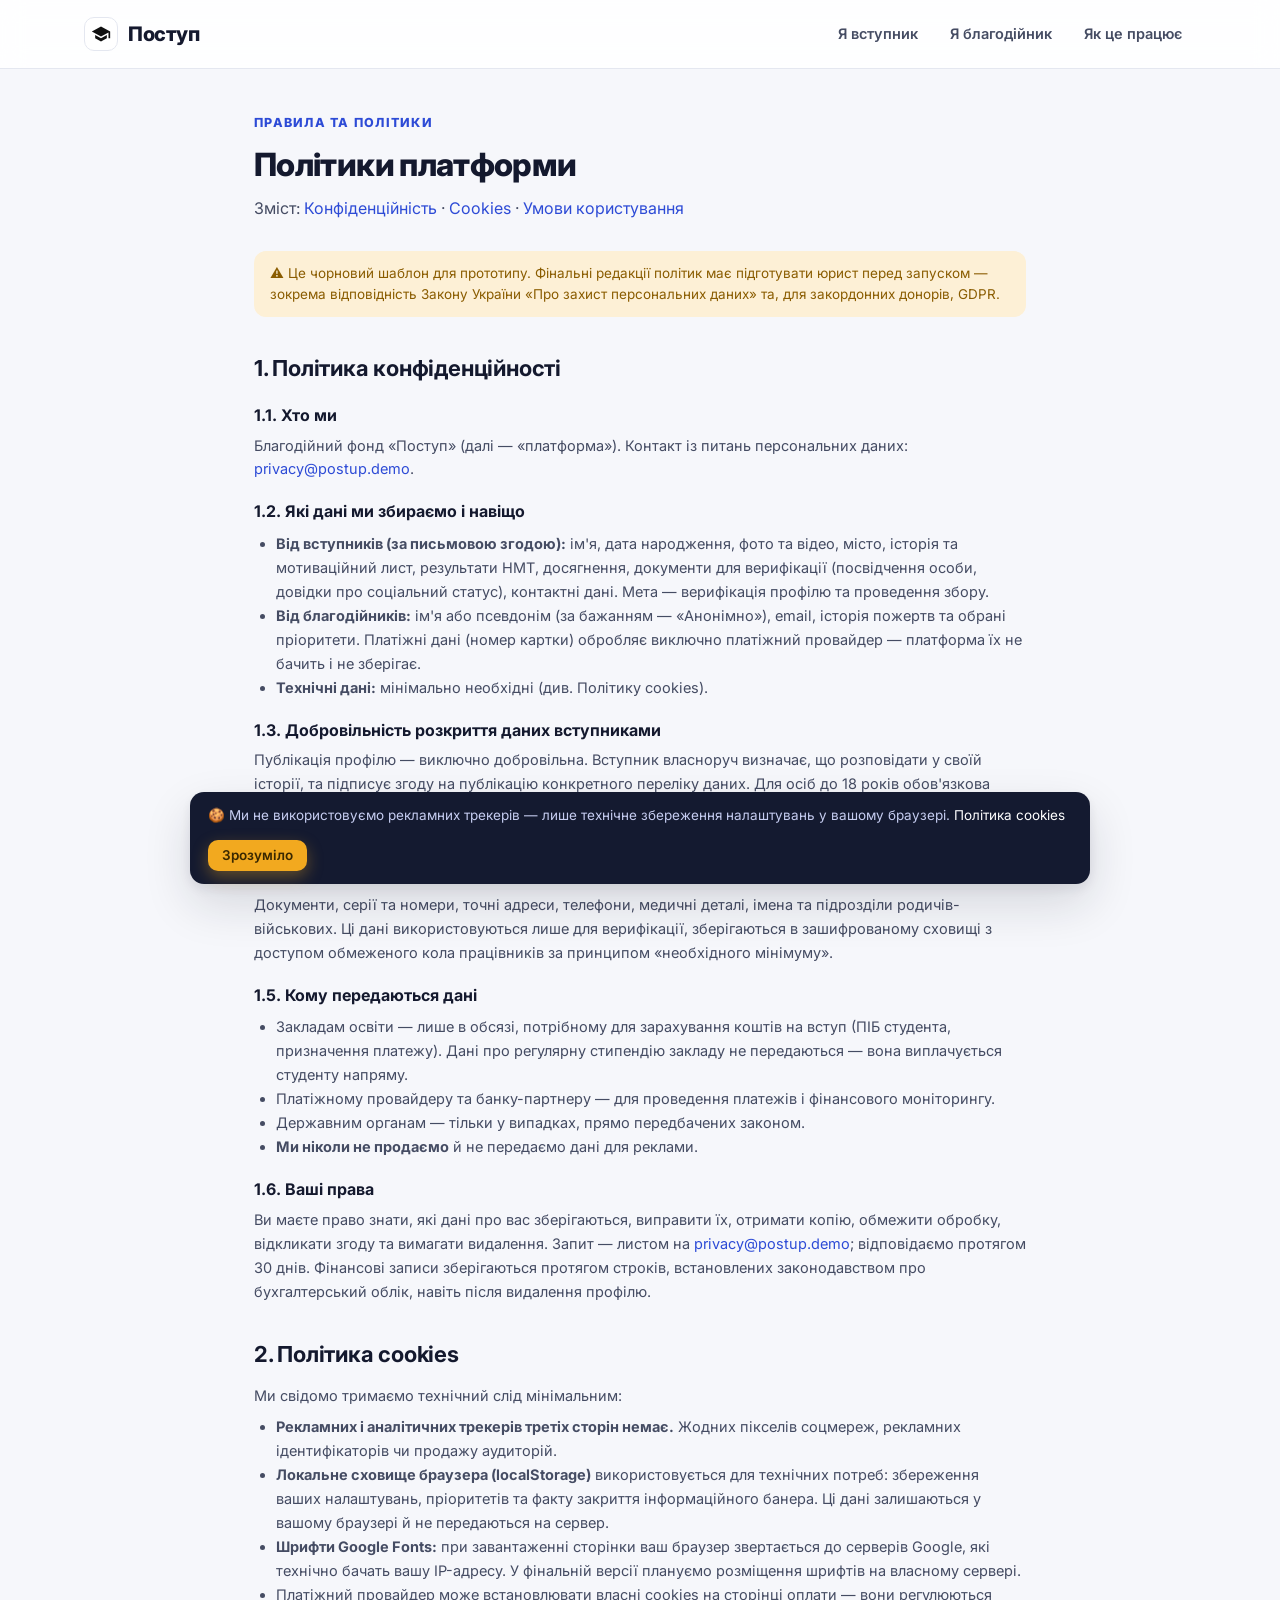
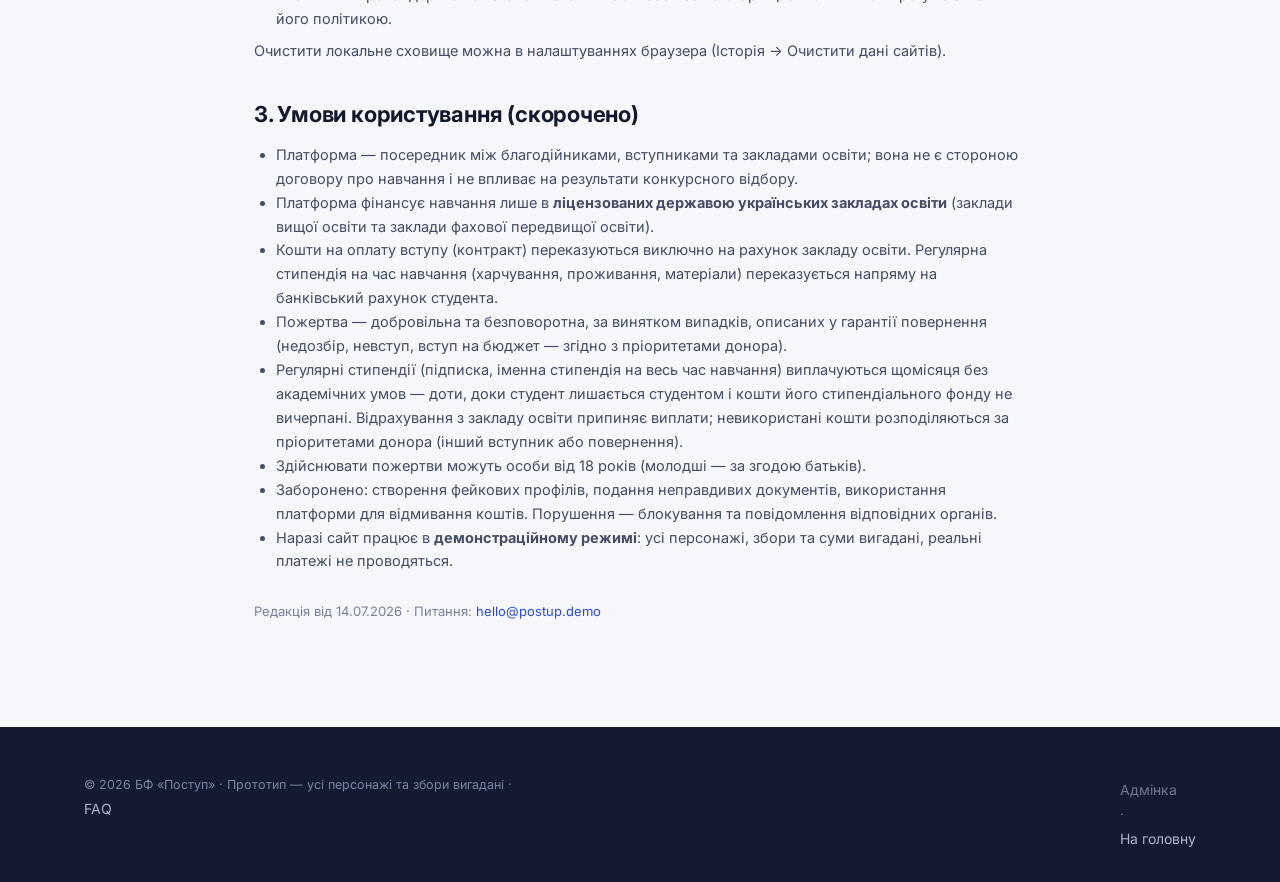
<file: policies.html>
<!DOCTYPE html>
<html lang="uk">
<head>
<meta charset="UTF-8">
<meta name="viewport" content="width=device-width, initial-scale=1.0">
<title>Політики та конфіденційність — Поступ</title>
<meta name="description" content="Політика конфіденційності, cookies та умови користування платформи «Поступ».">
<link rel="canonical" href="https://ianitskyi.github.io/postup/policies.html">
<meta property="og:type" content="website">
<meta property="og:site_name" content="Поступ">
<meta property="og:locale" content="uk_UA">
<meta property="og:url" content="https://ianitskyi.github.io/postup/policies.html">
<meta property="og:title" content="Політики та конфіденційність — Поступ">
<meta property="og:description" content="Політика конфіденційності, cookies та умови користування платформи «Поступ».">
<meta property="og:image" content="https://ianitskyi.github.io/postup/img/og-image.png">
<meta property="og:image:width" content="1200">
<meta property="og:image:height" content="630">
<meta name="twitter:card" content="summary_large_image">
<meta name="twitter:title" content="Політики та конфіденційність — Поступ">
<meta name="twitter:description" content="Політика конфіденційності, cookies та умови користування платформи «Поступ».">
<meta name="twitter:image" content="https://ianitskyi.github.io/postup/img/og-image.png">
<link rel="preconnect" href="https://fonts.googleapis.com">
<link href="https://fonts.googleapis.com/css2?family=Inter:wght@400;500;600;700;800&display=swap" rel="stylesheet">
<link rel="stylesheet" href="css/styles.css?v=26">
<link rel="icon" href="data:image/svg+xml,<svg xmlns='http://www.w3.org/2000/svg' viewBox='0 0 24 24'><rect width='24' height='24' rx='5' fill='white'/><path d='M12 3L1 9l11 6 9-4.909V17h2V9L12 3z' fill='black'/><path d='M5 13.18v4L12 21l7-3.82v-4L12 17l-7-3.82z' fill='black'/></svg>">
</head>
<body>

<header class="site-header">
  <div class="container header-inner">
    <a class="logo" href="index.html"><span class="logo-mark"><svg viewBox="0 0 24 24" width="20" height="20"><path d="M12 3L1 9l11 6 9-4.909V17h2V9L12 3z" fill="#111"/><path d="M5 13.18v4L12 21l7-3.82v-4L12 17l-7-3.82z" fill="#111"/></svg></span> Поступ</a>
    <nav class="main-nav">
      <a href="apply.html">Я вступник</a>
      <a href="students.html">Я благодійник</a>
      <a href="how-it-works.html">Як це працює</a>
    </nav>
  </div>
</header>

<section class="section" style="padding-top:44px">
  <div class="container" style="max-width:820px">
    <div class="section-head">
      <div>
        <div class="eyebrow" data-edit="pol.intro.eyebrow">Правила та політики</div>
        <h2 data-edit="pol.intro.title">Політики платформи</h2>
        <p class="sub">Зміст: <a href="#privacy">Конфіденційність</a> · <a href="#cookies">Cookies</a> · <a href="#terms">Умови користування</a></p>
      </div>
    </div>

    <div class="policy-body">
    <div class="admin-note" data-edit="pol.notice">⚠️ Це чорновий шаблон для прототипу. Фінальні редакції політик має підготувати юрист перед запуском — зокрема відповідність Закону України «Про захист персональних даних» та, для закордонних донорів, GDPR.</div>

    <h2 id="privacy">1. Політика конфіденційності</h2>

    <h3>1.1. Хто ми</h3>
    <p data-edit="pol.privacy.who">Благодійний фонд «Поступ» (далі — «платформа»). Контакт із питань персональних даних: <a href="mailto:privacy@postup.demo">privacy@postup.demo</a>.</p>

    <h3>1.2. Які дані ми збираємо і навіщо</h3>
    <ul>
      <li data-edit="pol.privacy.data.applicants"><b>Від вступників (за письмовою згодою):</b> ім'я, дата народження, фото та відео, місто, історія та мотиваційний лист, результати НМТ, досягнення, документи для верифікації (посвідчення особи, довідки про соціальний статус), контактні дані. Мета — верифікація профілю та проведення збору.</li>
      <li data-edit="pol.privacy.data.donors"><b>Від благодійників:</b> ім'я або псевдонім (за бажанням — «Анонімно»), email, історія пожертв та обрані пріоритети. Платіжні дані (номер картки) обробляє виключно платіжний провайдер — платформа їх не бачить і не зберігає.</li>
      <li data-edit="pol.privacy.data.technical"><b>Технічні дані:</b> мінімально необхідні (див. Політику cookies).</li>
    </ul>

    <h3>1.3. Добровільність розкриття даних вступниками</h3>
    <p data-edit="pol.privacy.voluntary">Публікація профілю — виключно добровільна. Вступник власноруч визначає, що розповідати у своїй історії, та підписує згоду на публікацію конкретного переліку даних. Для осіб до 18 років обов'язкова додаткова згода батьків або законних представників. Згоду можна відкликати в будь-який момент — профіль знімається з публікації, активний збір закривається згідно з пріоритетами донорів.</p>

    <h3>1.4. Що ніколи не публікується</h3>
    <p data-edit="pol.privacy.never">Документи, серії та номери, точні адреси, телефони, медичні деталі, імена та підрозділи родичів-військових. Ці дані використовуються лише для верифікації, зберігаються в зашифрованому сховищі з доступом обмеженого кола працівників за принципом «необхідного мінімуму».</p>

    <h3>1.5. Кому передаються дані</h3>
    <ul>
      <li data-edit="pol.privacy.share.institutions">Закладам освіти — лише в обсязі, потрібному для зарахування коштів на вступ (ПІБ студента, призначення платежу). Дані про регулярну стипендію закладу не передаються — вона виплачується студенту напряму.</li>
      <li data-edit="pol.privacy.share.payment">Платіжному провайдеру та банку-партнеру — для проведення платежів і фінансового моніторингу.</li>
      <li data-edit="pol.privacy.share.gov">Державним органам — тільки у випадках, прямо передбачених законом.</li>
      <li data-edit="pol.privacy.share.never"><b>Ми ніколи не продаємо</b> й не передаємо дані для реклами.</li>
    </ul>

    <h3>1.6. Ваші права</h3>
    <p data-edit="pol.privacy.rights">Ви маєте право знати, які дані про вас зберігаються, виправити їх, отримати копію, обмежити обробку, відкликати згоду та вимагати видалення. Запит — листом на <a href="mailto:privacy@postup.demo">privacy@postup.demo</a>; відповідаємо протягом 30 днів. Фінансові записи зберігаються протягом строків, встановлених законодавством про бухгалтерський облік, навіть після видалення профілю.</p>

    <h2 id="cookies">2. Політика cookies</h2>
    <p data-edit="pol.cookies.intro">Ми свідомо тримаємо технічний слід мінімальним:</p>
    <ul>
      <li data-edit="pol.cookies.trackers"><b>Рекламних і аналітичних трекерів третіх сторін немає.</b> Жодних пікселів соцмереж, рекламних ідентифікаторів чи продажу аудиторій.</li>
      <li data-edit="pol.cookies.localstorage"><b>Локальне сховище браузера (localStorage)</b> використовується для технічних потреб: збереження ваших налаштувань, пріоритетів та факту закриття інформаційного банера. Ці дані залишаються у вашому браузері й не передаються на сервер.</li>
      <li data-edit="pol.cookies.fonts"><b>Шрифти Google Fonts:</b> при завантаженні сторінки ваш браузер звертається до серверів Google, які технічно бачать вашу IP-адресу. У фінальній версії плануємо розміщення шрифтів на власному сервері.</li>
      <li data-edit="pol.cookies.payment">Платіжний провайдер може встановлювати власні cookies на сторінці оплати — вони регулюються його політикою.</li>
    </ul>
    <p data-edit="pol.cookies.clear">Очистити локальне сховище можна в налаштуваннях браузера (Історія → Очистити дані сайтів).</p>

    <h2 id="terms">3. Умови користування (скорочено)</h2>
    <ul>
      <li data-edit="pol.terms.mediator">Платформа — посередник між благодійниками, вступниками та закладами освіти; вона не є стороною договору про навчання і не впливає на результати конкурсного відбору.</li>
      <li data-edit="pol.terms.scope">Платформа фінансує навчання лише в <b>ліцензованих державою українських закладах освіти</b> (заклади вищої освіти та заклади фахової передвищої освіти).</li>
      <li data-edit="pol.terms.payouts">Кошти на оплату вступу (контракт) переказуються виключно на рахунок закладу освіти. Регулярна стипендія на час навчання (харчування, проживання, матеріали) переказується напряму на банківський рахунок студента.</li>
      <li data-edit="pol.terms.donation">Пожертва — добровільна та безповоротна, за винятком випадків, описаних у гарантії повернення (недозбір, невступ, вступ на бюджет — згідно з пріоритетами донора).</li>
      <li data-edit="pol.terms.stipendCondition">Регулярні стипендії (підписка, іменна стипендія на весь час навчання) виплачуються щомісяця без академічних умов — доти, доки студент лишається студентом і кошти його стипендіального фонду не вичерпані. Відрахування з закладу освіти припиняє виплати; невикористані кошти розподіляються за пріоритетами донора (інший вступник або повернення).</li>
      <li data-edit="pol.terms.age">Здійснювати пожертви можуть особи від 18 років (молодші — за згодою батьків).</li>
      <li data-edit="pol.terms.forbidden">Заборонено: створення фейкових профілів, подання неправдивих документів, використання платформи для відмивання коштів. Порушення — блокування та повідомлення відповідних органів.</li>
      <li data-edit="pol.terms.demo">Наразі сайт працює в <b>демонстраційному режимі</b>: усі персонажі, збори та суми вигадані, реальні платежі не проводяться.</li>
    </ul>

    <p style="margin-top:28px;color:var(--muted);font-size:13px">Редакція від 14.07.2026 · Питання: <a href="mailto:hello@postup.demo">hello@postup.demo</a></p>
    </div>
  </div>
</section>

<footer class="site-footer">
  <div class="container">
    <div class="footer-note" style="border:none;margin:0;padding:0">
      <span>© 2026 БФ «Поступ» · Прототип — усі персонажі та збори вигадані · <a href="how-it-works.html#faq">FAQ</a></span>
      <span><a href="admin.html" style="opacity:.6">Адмінка</a> · <a href="index.html">На головну</a></span>
    </div>
  </div>
</footer>

<script src="js/data.js?v=26"></script>
<script src="js/app.js?v=26"></script>
</body>
</html>
</file>
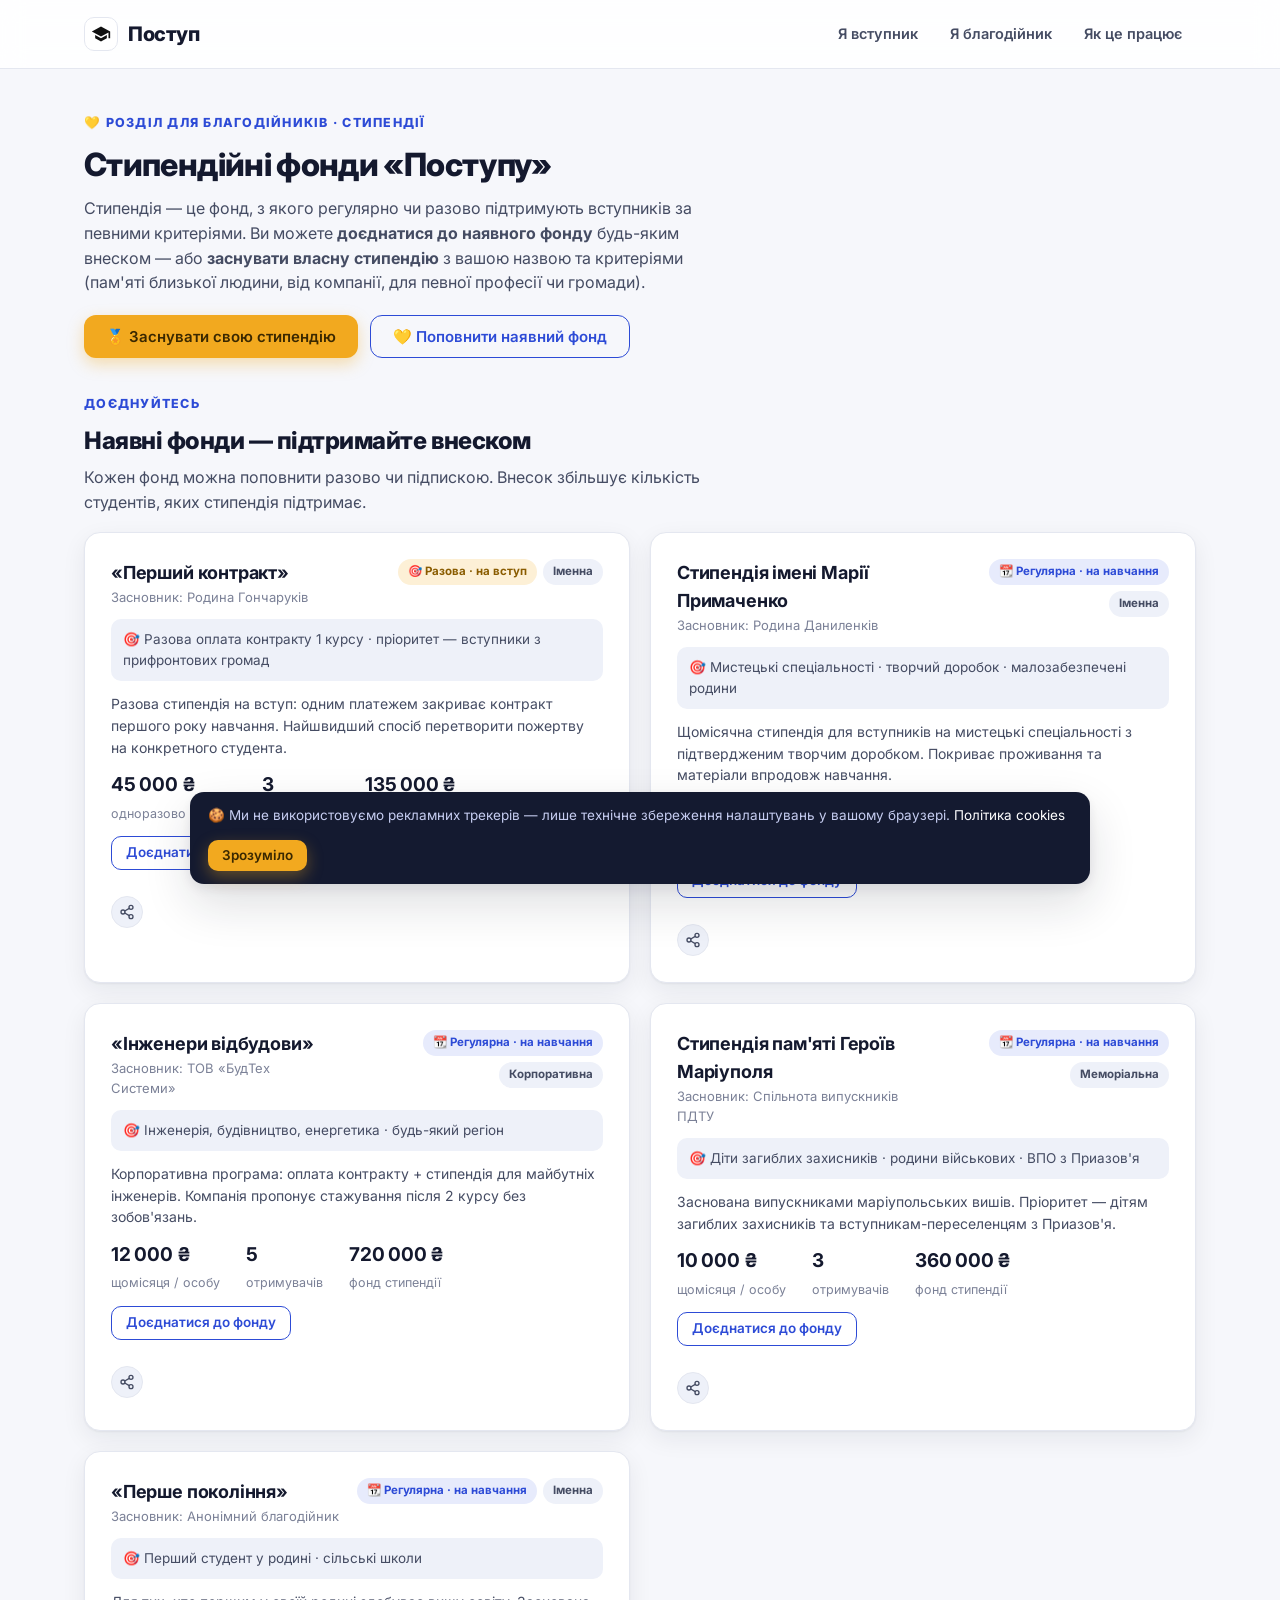
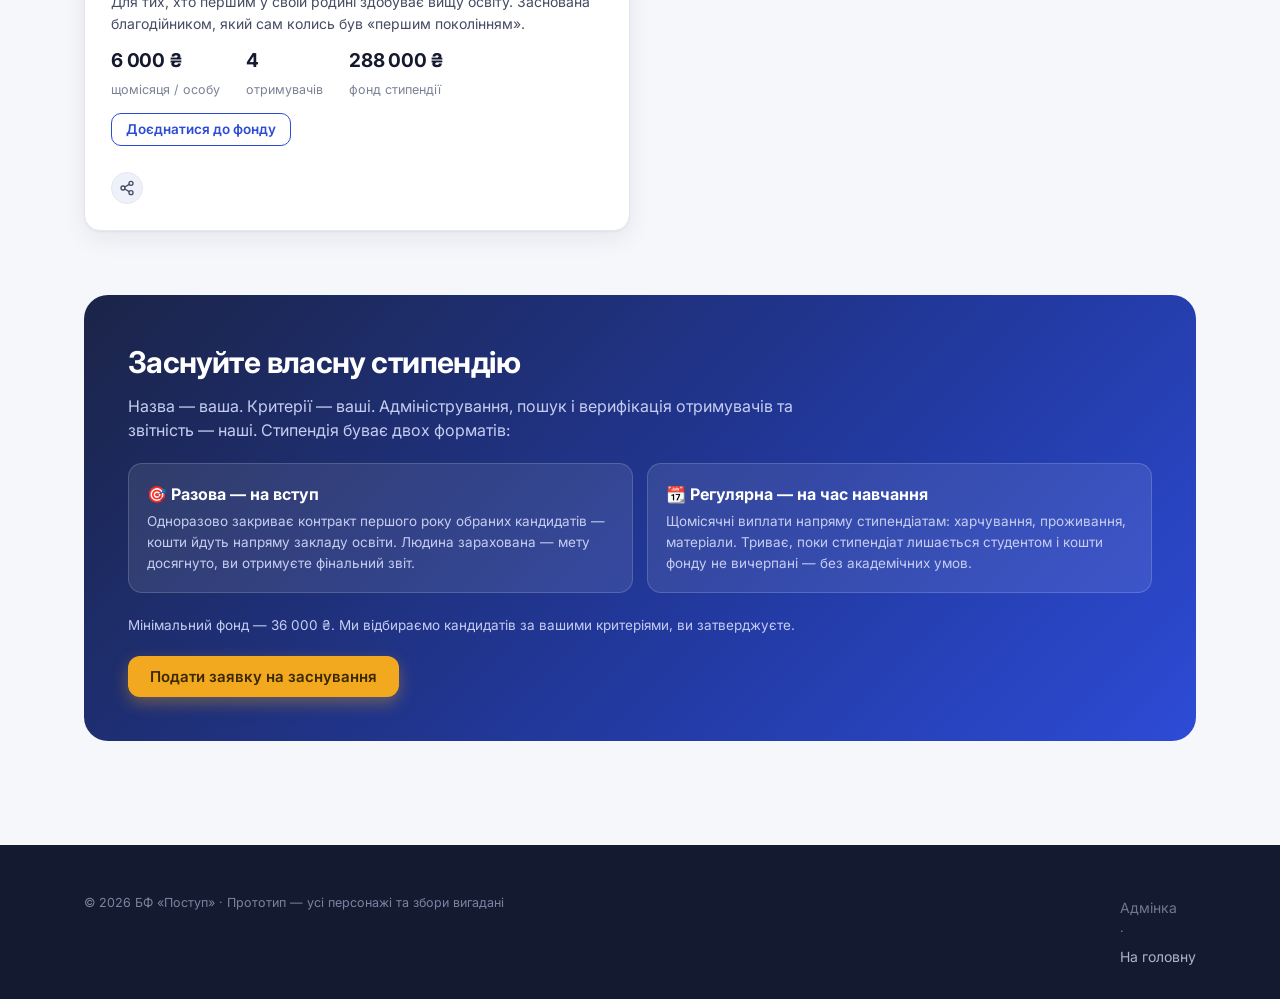
<file: scholarships.html>
<!DOCTYPE html>
<html lang="uk">
<head>
<meta charset="UTF-8">
<meta name="viewport" content="width=device-width, initial-scale=1.0">
<title>Стипендії — Поступ</title>
<meta name="description" content="Стипендійні фонди платформи «Поступ»: доєднайтесь до наявного фонду або заснуйте власну іменну стипендію для вступників.">
<link rel="canonical" href="https://ianitskyi.github.io/postup/scholarships.html">
<meta property="og:type" content="website">
<meta property="og:site_name" content="Поступ">
<meta property="og:locale" content="uk_UA">
<meta property="og:url" content="https://ianitskyi.github.io/postup/scholarships.html">
<meta property="og:title" content="Стипендії — Поступ">
<meta property="og:description" content="Доєднайтесь до наявного стипендійного фонду або заснуйте власну іменну стипендію для вступників.">
<meta property="og:image" content="https://ianitskyi.github.io/postup/img/og-image.png">
<meta property="og:image:width" content="1200">
<meta property="og:image:height" content="630">
<meta name="twitter:card" content="summary_large_image">
<meta name="twitter:title" content="Стипендії — Поступ">
<meta name="twitter:description" content="Доєднайтесь до наявного стипендійного фонду або заснуйте власну іменну стипендію.">
<meta name="twitter:image" content="https://ianitskyi.github.io/postup/img/og-image.png">
<link rel="preconnect" href="https://fonts.googleapis.com">
<link href="https://fonts.googleapis.com/css2?family=Inter:wght@400;500;600;700;800&display=swap" rel="stylesheet">
<link rel="stylesheet" href="css/styles.css?v=26">
<link rel="icon" href="data:image/svg+xml,<svg xmlns='http://www.w3.org/2000/svg' viewBox='0 0 24 24'><rect width='24' height='24' rx='5' fill='white'/><path d='M12 3L1 9l11 6 9-4.909V17h2V9L12 3z' fill='black'/><path d='M5 13.18v4L12 21l7-3.82v-4L12 17l-7-3.82z' fill='black'/></svg>">
</head>
<body>

<header class="site-header">
  <div class="container header-inner">
    <a class="logo" href="index.html"><span class="logo-mark"><svg viewBox="0 0 24 24" width="20" height="20"><path d="M12 3L1 9l11 6 9-4.909V17h2V9L12 3z" fill="#111"/><path d="M5 13.18v4L12 21l7-3.82v-4L12 17l-7-3.82z" fill="#111"/></svg></span> Поступ</a>
    <nav class="main-nav">
      <a href="apply.html">Я вступник</a>
      <a href="students.html">Я благодійник</a>
      <a href="how-it-works.html">Як це працює</a>
    </nav>
  </div>
</header>

<section class="section" style="padding-top:44px">
  <div class="container">
    <div class="section-head">
      <div>
        <div class="eyebrow" data-edit="sch.intro.eyebrow">💛 Розділ для благодійників · Стипендії</div>
        <h2 data-edit="sch.intro.title">Стипендійні фонди «Поступу»</h2>
        <p class="sub" data-edit="sch.intro.sub">Стипендія — це фонд, з якого регулярно чи разово підтримують вступників за певними критеріями. Ви можете <b>доєднатися до наявного фонду</b> будь-яким внеском — або <b>заснувати власну стипендію</b> з вашою назвою та критеріями (пам'яті близької людини, від компанії, для певної професії чи громади).</p>
        <div class="hero-actions" style="margin-top:20px">
          <a class="btn btn-accent" href="#create">🏅 Заснувати свою стипендію</a>
          <a class="btn btn-ghost" href="#funds">💛 Поповнити наявний фонд</a>
        </div>
      </div>
    </div>

    <div class="section-head" id="funds" style="margin-top:36px;margin-bottom:18px">
      <div>
        <div class="eyebrow" data-edit="sch.funds.eyebrow">Доєднуйтесь</div>
        <h2 style="font-size:24px" data-edit="sch.funds.title">Наявні фонди — підтримайте внеском</h2>
        <p class="sub" data-edit="sch.funds.sub">Кожен фонд можна поповнити разово чи підпискою. Внесок збільшує кількість студентів, яких стипендія підтримає.</p>
      </div>
    </div>
    <div class="sch-grid" id="sch-list"></div>
  </div>
</section>

<section class="section" id="create" style="padding-top:0">
  <div class="container">
    <div class="escrow-band">
      <h2 data-edit="sch.create.title">Заснуйте власну стипендію</h2>
      <p style="margin-top:8px;max-width:70ch" data-edit="sch.create.intro">Назва — ваша. Критерії — ваші. Адміністрування, пошук і верифікація отримувачів та звітність — наші. Стипендія буває двох форматів:</p>
      <div class="escrow-flow" style="margin-top:20px;grid-template-columns:1fr 1fr">
        <div class="escrow-node"><div class="t">🎯 Разова — на вступ</div><div class="d" data-edit="sch.create.oneTime">Одноразово закриває контракт першого року обраних кандидатів — кошти йдуть напряму закладу освіти. Людина зарахована — мету досягнуто, ви отримуєте фінальний звіт.</div></div>
        <div class="escrow-node"><div class="t">📆 Регулярна — на час навчання</div><div class="d" data-edit="sch.create.recurring">Щомісячні виплати напряму стипендіатам: харчування, проживання, матеріали. Триває, поки стипендіат лишається студентом і кошти фонду не вичерпані — без академічних умов.</div></div>
      </div>
      <p style="margin-top:22px;color:#c6cdf1;font-size:13.5px" data-edit="sch.create.minFund">Мінімальний фонд — 36 000 ₴. Ми відбираємо кандидатів за вашими критеріями, ви затверджуєте.</p>
      <div style="margin-top:20px">
        <button class="btn btn-accent" onclick="openModal('📝','Заявка на стипендію (демо)','У робочій версії тут відкриється форма: назва стипендії, критерії відбору, розмір і тривалість виплат, спосіб поповнення фонду. Команда платформи зв\'яжеться протягом 2 робочих днів.')">Подати заявку на заснування</button>
      </div>
    </div>
  </div>
</section>

<footer class="site-footer">
  <div class="container">
    <div class="footer-note" style="border:none;margin:0;padding:0">
      <span>© 2026 БФ «Поступ» · Прототип — усі персонажі та збори вигадані</span>
      <span><a href="admin.html" style="opacity:.6">Адмінка</a> · <a href="index.html">На головну</a></span>
    </div>
  </div>
</footer>

<script src="js/data.js?v=26"></script>
<script src="js/app.js?v=26"></script>
<script>initScholarships();</script>
</body>
</html>
</file>
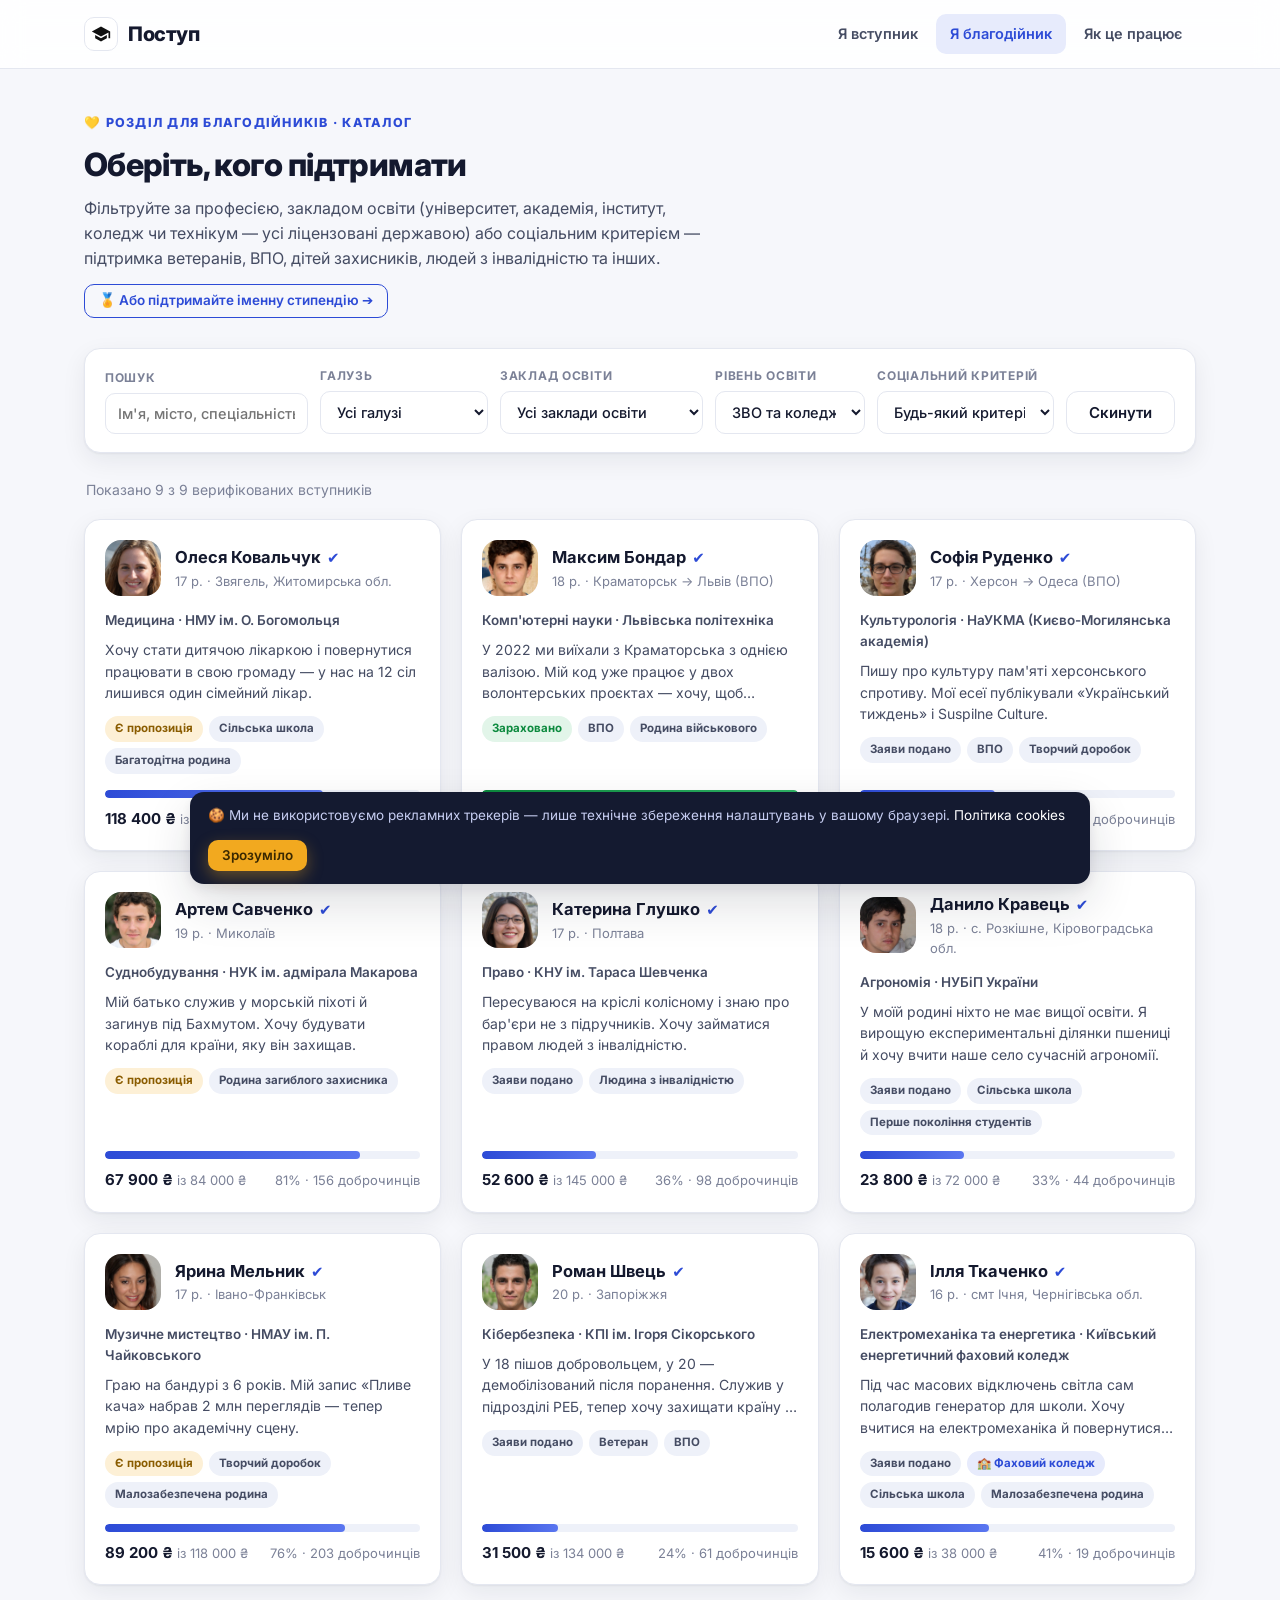
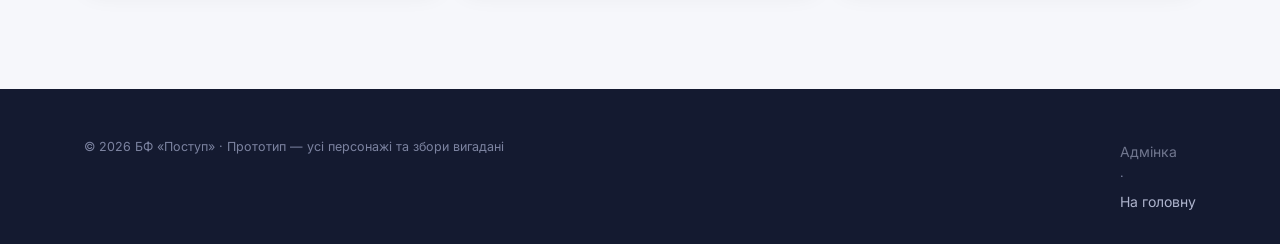
<file: students.html>
<!DOCTYPE html>
<html lang="uk">
<head>
<meta charset="UTF-8">
<meta name="viewport" content="width=device-width, initial-scale=1.0">
<title>Вступники — Поступ</title>
<meta name="description" content="Каталог верифікованих вступників до українських закладів освіти. Фільтруйте за професією, закладом чи соціальним критерієм і підтримайте навчання конкретної людини.">
<link rel="canonical" href="https://ianitskyi.github.io/postup/students.html">
<meta property="og:type" content="website">
<meta property="og:site_name" content="Поступ">
<meta property="og:locale" content="uk_UA">
<meta property="og:url" content="https://ianitskyi.github.io/postup/students.html">
<meta property="og:title" content="Вступники — Поступ">
<meta property="og:description" content="Каталог верифікованих вступників до українських закладів освіти. Оберіть, кого підтримати.">
<meta property="og:image" content="https://ianitskyi.github.io/postup/img/og-image.png">
<meta property="og:image:width" content="1200">
<meta property="og:image:height" content="630">
<meta name="twitter:card" content="summary_large_image">
<meta name="twitter:title" content="Вступники — Поступ">
<meta name="twitter:description" content="Каталог верифікованих вступників до українських закладів освіти.">
<meta name="twitter:image" content="https://ianitskyi.github.io/postup/img/og-image.png">
<link rel="preconnect" href="https://fonts.googleapis.com">
<link href="https://fonts.googleapis.com/css2?family=Inter:wght@400;500;600;700;800&display=swap" rel="stylesheet">
<link rel="stylesheet" href="css/styles.css?v=26">
<link rel="icon" href="data:image/svg+xml,<svg xmlns='http://www.w3.org/2000/svg' viewBox='0 0 24 24'><rect width='24' height='24' rx='5' fill='white'/><path d='M12 3L1 9l11 6 9-4.909V17h2V9L12 3z' fill='black'/><path d='M5 13.18v4L12 21l7-3.82v-4L12 17l-7-3.82z' fill='black'/></svg>">
</head>
<body>

<header class="site-header">
  <div class="container header-inner">
    <a class="logo" href="index.html"><span class="logo-mark"><svg viewBox="0 0 24 24" width="20" height="20"><path d="M12 3L1 9l11 6 9-4.909V17h2V9L12 3z" fill="#111"/><path d="M5 13.18v4L12 21l7-3.82v-4L12 17l-7-3.82z" fill="#111"/></svg></span> Поступ</a>
    <nav class="main-nav">
      <a href="apply.html">Я вступник</a>
      <a href="students.html" class="active">Я благодійник</a>
      <a href="how-it-works.html">Як це працює</a>
    </nav>
  </div>
</header>

<section class="section" style="padding-top:44px">
  <div class="container">
    <div class="section-head">
      <div>
        <div class="eyebrow" data-edit="stu.intro.eyebrow">💛 Розділ для благодійників · Каталог</div>
        <h2 data-edit="stu.intro.title">Оберіть, кого підтримати</h2>
        <p class="sub" data-edit="stu.intro.sub">Фільтруйте за професією, закладом освіти (університет, академія, інститут, коледж чи технікум — усі ліцензовані державою) або соціальним критерієм — підтримка ветеранів, ВПО, дітей захисників, людей з інвалідністю та інших.</p>
        <div class="hero-actions" style="margin-top:14px">
          <a class="btn btn-ghost btn-sm" href="scholarships.html">🏅 Або підтримайте іменну стипендію ➔</a>
        </div>
      </div>
    </div>

    <div class="filters">
      <div class="filters-row filters-row-6">
        <div class="field"><label>Пошук</label><input id="f-q" type="text" placeholder="Ім'я, місто, спеціальність…"></div>
        <div class="field"><label>Галузь</label><select id="f-field"></select></div>
        <div class="field"><label>Заклад освіти</label><select id="f-uni"></select></div>
        <div class="field"><label>Рівень освіти</label><select id="f-level"></select></div>
        <div class="field"><label>Соціальний критерій</label><select id="f-cat"></select></div>
        <button class="btn btn-light" id="f-reset">Скинути</button>
      </div>
    </div>

    <div class="result-count" id="count"></div>
    <div class="cards-grid" id="catalog"></div>
  </div>
</section>

<footer class="site-footer">
  <div class="container">
    <div class="footer-note" style="border:none;margin:0;padding:0">
      <span>© 2026 БФ «Поступ» · Прототип — усі персонажі та збори вигадані</span>
      <span><a href="admin.html" style="opacity:.6">Адмінка</a> · <a href="index.html">На головну</a></span>
    </div>
  </div>
</footer>

<script src="js/data.js?v=26"></script>
<script src="js/app.js?v=26"></script>
<script>initCatalog();</script>
</body>
</html>
</file>
<file: css/styles.css>
/* =========================================================
   «Обрій» — стилі прототипу
   ========================================================= */

:root {
  --bg: #f6f7fb;
  --surface: #ffffff;
  --surface-2: #eef1f9;
  --ink: #14192e;
  --ink-2: #454c63;
  --muted: #7b8197;
  --line: #e4e7f0;
  --brand: #2d4bd6;
  --brand-dark: #22399f;
  --brand-soft: #e7ebfc;
  --accent: #f2a91f;
  --accent-soft: #fdf0d6;
  --accent-ink: #8a5c00;
  --good: #0c8a3e;
  --good-soft: #e2f5e9;
  --warn: #b45309;
  --warn-soft: #fdf0d6;
  --danger: #c92a2a;
  --danger-soft: #fdecec;
  --radius: 16px;
  --shadow: 0 1px 2px rgba(20, 25, 46, .05), 0 8px 24px rgba(20, 25, 46, .07);
  --shadow-lg: 0 4px 12px rgba(20, 25, 46, .08), 0 20px 48px rgba(20, 25, 46, .14);
  --font: "Inter", "Segoe UI", system-ui, -apple-system, sans-serif;
}

* { margin: 0; padding: 0; box-sizing: border-box; }
html { scroll-behavior: smooth; }
body {
  font-family: var(--font);
  background: var(--bg);
  color: var(--ink);
  line-height: 1.55;
  -webkit-font-smoothing: antialiased;
}
img, svg { max-width: 100%; display: block; }
a { color: var(--brand); text-decoration: none; }
a:hover { text-decoration: underline; }

.container { max-width: 1160px; margin: 0 auto; padding: 0 24px; }

/* ---------- Кнопки ---------- */
.btn {
  display: inline-flex; align-items: center; justify-content: center; gap: 8px;
  font: 600 15px/1 var(--font);
  padding: 13px 22px; border-radius: 12px; border: none; cursor: pointer;
  transition: transform .12s ease, box-shadow .12s ease, background .12s ease;
  text-decoration: none !important; white-space: nowrap;
}
.btn:active { transform: translateY(1px); }
.btn:disabled { opacity: .45; cursor: not-allowed; box-shadow: none; }
.btn-primary { background: var(--brand); color: #fff; box-shadow: 0 6px 16px rgba(45, 75, 214, .3); }
.btn-primary:hover { background: var(--brand-dark); }
.btn-accent { background: var(--accent); color: #3a2800; box-shadow: 0 6px 16px rgba(242, 169, 31, .35); }
.btn-accent:hover { background: #e09a10; }
.btn-ghost { background: transparent; color: var(--brand); border: 1.5px solid var(--brand); }
.btn-ghost:hover { background: var(--brand-soft); }
.btn-light { background: var(--surface); color: var(--ink); border: 1px solid var(--line); }
.btn-light:hover { background: var(--surface-2); }
.btn-sm { padding: 9px 14px; font-size: 13.5px; border-radius: 10px; }
.btn-danger { background: var(--danger-soft); color: var(--danger); }
.btn-good { background: var(--good-soft); color: var(--good); }

/* ---------- Шапка ---------- */
.site-header {
  position: sticky; top: 0; z-index: 50;
  background: rgba(255, 255, 255, .88); backdrop-filter: blur(12px);
  border-bottom: 1px solid var(--line);
}
.header-inner { display: flex; align-items: center; gap: 28px; height: 68px; }
.logo { display: flex; align-items: center; gap: 10px; font-weight: 800; font-size: 20px; color: var(--ink); text-decoration: none !important; letter-spacing: -.02em; }
.logo-mark {
  width: 34px; height: 34px; border-radius: 10px; flex: none;
  background: #fff; border: 1.5px solid var(--line);
  display: grid; place-items: center; color: #111; font-size: 16px;
}
.logo-mark svg { display: block; }
.main-nav { display: flex; gap: 4px; margin-left: auto; }
.main-nav a {
  padding: 9px 14px; border-radius: 10px; color: var(--ink-2);
  font-weight: 600; font-size: 14.5px; text-decoration: none !important;
}
.main-nav a:hover { background: var(--surface-2); color: var(--ink); }
.main-nav a.active { background: var(--brand-soft); color: var(--brand); }
.header-cta { margin-left: auto; display: flex; gap: 10px; align-items: center; }
.nav-burger { display: none; }

/* ---------- Hero ---------- */
.hero {
  position: relative; overflow: hidden;
  background:
    radial-gradient(900px 420px at 85% -10%, rgba(242,169,31,.16), transparent 60%),
    radial-gradient(1000px 520px at 10% -20%, rgba(45,75,214,.14), transparent 55%),
    linear-gradient(180deg, #fdfdff 0%, var(--bg) 100%);
  padding: 76px 0 64px;
}
.hero-grid { display: grid; grid-template-columns: 1.15fr .85fr; gap: 56px; align-items: center; }
.hero h1 { font-size: clamp(34px, 4.6vw, 52px); line-height: 1.12; letter-spacing: -.03em; font-weight: 800; }
.hero h1 em { font-style: normal; color: var(--brand); position: relative; }
.hero h1 em::after {
  content: ""; position: absolute; left: 0; right: 0; bottom: 4px; height: 10px;
  background: var(--accent-soft); z-index: -1; border-radius: 4px;
}
.hero p.lead { margin-top: 18px; font-size: 18px; color: var(--ink-2); max-width: 54ch; }
.hero-actions { margin-top: 28px; display: flex; gap: 12px; flex-wrap: wrap; }
.hero-paths { margin-top: 30px; display: grid; grid-template-columns: 1fr 1fr; gap: 14px; max-width: 540px; }
.path-btn {
  display: flex; flex-direction: column; gap: 3px;
  padding: 20px 22px; border-radius: 16px; text-decoration: none !important;
  border: 2px solid transparent; transition: transform .14s ease, box-shadow .14s ease, border-color .14s ease;
  position: relative;
}
.path-btn:hover { transform: translateY(-3px); box-shadow: var(--shadow-lg); }
.path-btn .pi { font-size: 26px; line-height: 1; }
.path-btn .pt { font-weight: 800; font-size: 19px; letter-spacing: -.01em; margin-top: 6px; }
.path-btn .ps { font-size: 13.5px; font-weight: 600; }
.path-btn.donor { background: var(--brand); color: #fff; box-shadow: 0 8px 22px rgba(45, 75, 214, .32); }
.path-btn.donor .ps { color: #cdd6fb; }
.path-btn.donor:hover { border-color: var(--brand-dark); }
.path-btn.student { background: var(--accent-soft); color: var(--accent-ink); border-color: var(--accent); }
.path-btn.student .pt { color: #6b4600; }
.path-btn.student .ps { color: var(--accent-ink); }
.path-btn.student:hover { background: #fce7c0; }
.path-btn.institution { background: var(--good-soft); color: #0a5c2a; border-color: var(--good); }
.path-btn.institution .pt { color: #0a5c2a; }
.path-btn.institution .ps { color: var(--good); }
.path-btn.institution:hover { background: #cdeedb; }
.hero-paths-3 { grid-template-columns: 1fr 1fr 1fr; max-width: none; }
.hero-trust { margin-top: 26px; display: flex; gap: 22px; flex-wrap: wrap; color: var(--muted); font-size: 13.5px; }
.hero-trust span { display: flex; align-items: center; gap: 7px; }

.hero-card {
  background: var(--surface); border-radius: 20px; box-shadow: var(--shadow-lg);
  padding: 22px; border: 1px solid var(--line);
}
.hero-card .mini-label { font-size: 12px; font-weight: 700; text-transform: uppercase; letter-spacing: .08em; color: var(--muted); margin-bottom: 14px; }

/* ---------- Статистика ---------- */
.stats-band { display: grid; grid-template-columns: repeat(4, 1fr); gap: 16px; margin-top: -34px; position: relative; z-index: 2; }
.stat-tile {
  background: var(--surface); border: 1px solid var(--line); border-radius: var(--radius);
  padding: 20px 22px; box-shadow: var(--shadow);
}
.stat-tile .val { font-size: 28px; font-weight: 800; letter-spacing: -.02em; }
.stat-tile .lbl { font-size: 13.5px; color: var(--muted); margin-top: 2px; }
.stat-tile .delta { font-size: 12.5px; font-weight: 700; color: var(--good); margin-top: 6px; }

/* ---------- Секції ---------- */
.section { padding: 64px 0; }
.section-head { display: flex; align-items: flex-end; justify-content: space-between; gap: 20px; margin-bottom: 30px; }
.section-head h2 { font-size: clamp(24px, 3vw, 32px); font-weight: 800; letter-spacing: -.02em; }
.section-head .sub { color: var(--ink-2); margin-top: 6px; max-width: 62ch; }
.eyebrow { font-size: 12.5px; font-weight: 800; text-transform: uppercase; letter-spacing: .1em; color: var(--brand); margin-bottom: 8px; }

/* ---------- Картка студента ---------- */
.cards-grid { display: grid; grid-template-columns: repeat(3, 1fr); gap: 20px; }
.student-card {
  background: var(--surface); border: 1px solid var(--line); border-radius: var(--radius);
  overflow: hidden; box-shadow: var(--shadow); display: flex; flex-direction: column;
  transition: transform .15s ease, box-shadow .15s ease; color: inherit; text-decoration: none !important;
}
.student-card:hover { transform: translateY(-3px); box-shadow: var(--shadow-lg); }
.card-top { padding: 20px 20px 0; display: flex; gap: 14px; align-items: center; }
.avatar {
  width: 56px; height: 56px; border-radius: 16px; flex: none;
  display: grid; place-items: center; font-weight: 800; font-size: 19px; color: #fff;
  overflow: hidden;
}
.avatar img { width: 100%; height: 100%; object-fit: cover; display: block; }
.avatar.lg { width: 96px; height: 96px; border-radius: 24px; font-size: 32px; }
.card-top .who .name { font-weight: 700; font-size: 16.5px; display: flex; gap: 6px; align-items: center; }
.card-top .who .meta { font-size: 13px; color: var(--muted); }
.vbadge { color: var(--brand); font-size: 15px; flex: none; }
.card-body { padding: 14px 20px 0; flex: 1; }
.card-body .aim { font-size: 13.5px; color: var(--ink-2); font-weight: 600; }
.card-body .excerpt { margin-top: 8px; font-size: 14px; color: var(--ink-2); display: -webkit-box; -webkit-line-clamp: 3; -webkit-box-orient: vertical; overflow: hidden; }
.chip-row { display: flex; flex-wrap: wrap; gap: 6px; margin-top: 12px; }
.chip {
  font-size: 11.5px; font-weight: 700; padding: 4px 10px; border-radius: 99px;
  background: var(--surface-2); color: var(--ink-2);
}
.chip.brand { background: var(--brand-soft); color: var(--brand); }
.chip.accent { background: var(--accent-soft); color: var(--accent-ink); }
.chip.good { background: var(--good-soft); color: var(--good); }
.share-widget { position: relative; display: inline-flex; align-items: center; gap: 8px; margin-top: 14px; }
.share-label { font-size: 12.5px; color: var(--muted); font-weight: 600; }
.share-icon-btn {
  display: inline-flex; align-items: center; justify-content: center; width: 32px; height: 32px;
  border-radius: 50%; border: 1px solid var(--line); background: var(--surface-2); color: var(--ink-2);
  cursor: pointer; padding: 0; flex: none;
}
.share-icon-btn:hover { background: var(--brand-soft); color: var(--brand); border-color: var(--brand-soft); }
.share-menu {
  display: none; flex-direction: column; gap: 2px; position: absolute; top: calc(100% + 6px); left: 0; z-index: 20;
  background: #fff; border: 1px solid var(--line); border-radius: 12px; box-shadow: var(--shadow-lg);
  padding: 6px; min-width: 170px;
}
.share-menu.open { display: flex; }
.share-menu a, .share-menu button {
  display: block; width: 100%; padding: 8px 12px; border-radius: 8px; font-size: 13.5px; font-weight: 600;
  color: var(--ink); text-decoration: none !important; background: none; border: none; text-align: left;
  cursor: pointer; font-family: inherit;
}
.share-menu a:hover, .share-menu button:hover { background: var(--surface-2); }
.share-menu button.copied { color: var(--good); }
.status-pill { font-size: 11.5px; font-weight: 700; padding: 4px 10px; border-radius: 99px; display: inline-flex; align-items: center; gap: 5px; }
.st-applied { background: var(--surface-2); color: var(--ink-2); }
.st-offer { background: var(--accent-soft); color: var(--accent-ink); }
.st-enrolled { background: var(--good-soft); color: var(--good); }

.card-funding { padding: 16px 20px 20px; }
.progress { height: 8px; border-radius: 99px; background: var(--surface-2); overflow: hidden; }
.progress > i {
  display: block; height: 100%; border-radius: 99px;
  background: linear-gradient(90deg, var(--brand), #5a76f0);
}
.progress.full > i { background: linear-gradient(90deg, #0c8a3e, #2fb567); }
.fund-row { display: flex; justify-content: space-between; align-items: baseline; margin-top: 9px; font-size: 13px; color: var(--muted); }
.fund-row b { color: var(--ink); font-size: 15px; }

/* ---------- Фільтри ---------- */
.filters {
  background: var(--surface); border: 1px solid var(--line); border-radius: var(--radius);
  box-shadow: var(--shadow); padding: 18px 20px; margin-bottom: 26px;
}
.filters-row { display: grid; grid-template-columns: 1.3fr 1fr 1fr 1fr auto; gap: 12px; align-items: end; }
.filters-row-6 { grid-template-columns: 1.15fr .95fr 1.15fr .85fr 1fr auto; }
.field label { display: block; font-size: 12px; font-weight: 700; color: var(--muted); text-transform: uppercase; letter-spacing: .06em; margin-bottom: 6px; }
.field input, .field select, .field textarea {
  width: 100%; font: 500 14.5px var(--font); color: var(--ink);
  padding: 11px 12px; border: 1.5px solid var(--line); border-radius: 10px; background: #fff;
}
.field input:focus, .field select:focus, .field textarea:focus { outline: none; border-color: var(--brand); box-shadow: 0 0 0 3px var(--brand-soft); }
.result-count { color: var(--muted); font-size: 14px; margin: 4px 2px 18px; }

/* ---------- «Як це працює» ---------- */
.steps { display: grid; grid-template-columns: repeat(4, 1fr); gap: 18px; counter-reset: step; }
.step {
  background: var(--surface); border: 1px solid var(--line); border-radius: var(--radius);
  padding: 24px; box-shadow: var(--shadow); position: relative;
}
.step .num {
  width: 38px; height: 38px; border-radius: 12px; display: grid; place-items: center;
  background: var(--brand-soft); color: var(--brand); font-weight: 800; margin-bottom: 14px; font-size: 16px;
}
.step h3 { font-size: 16.5px; margin-bottom: 6px; }
.step p { font-size: 14px; color: var(--ink-2); }

/* ---------- Ескроу-схема ---------- */
.escrow-band { background: linear-gradient(135deg, #1b2447 0%, #22399f 60%, #2d4bd6 100%); border-radius: 24px; color: #fff; padding: 44px; }
.escrow-band h2 { font-size: clamp(22px, 3vw, 30px); letter-spacing: -.02em; }
.escrow-band p { color: #c6cdf1; }
.escrow-flow { display: grid; grid-template-columns: 1fr auto 1fr auto 1fr; gap: 14px; align-items: stretch; margin-top: 30px; }
.escrow-node { background: rgba(255,255,255,.09); border: 1px solid rgba(255,255,255,.16); border-radius: 14px; padding: 18px; }
.escrow-node .t { font-weight: 700; margin-bottom: 4px; display: flex; gap: 8px; align-items: center; }
.escrow-node .d { font-size: 13.5px; color: #c6cdf1; }
.escrow-arrow { align-self: center; font-size: 22px; color: var(--accent); font-weight: 800; }

/* ---------- Стипендії ---------- */
.sch-grid { display: grid; grid-template-columns: repeat(2, 1fr); gap: 20px; }
.sch-card {
  background: var(--surface); border: 1px solid var(--line); border-radius: var(--radius);
  padding: 26px; box-shadow: var(--shadow); display: flex; flex-direction: column; gap: 12px;
  scroll-margin-top: 90px;
}
.sch-card.highlight-pulse { animation: highlightPulse 2.2s ease; }
@keyframes highlightPulse {
  0%, 100% { box-shadow: var(--shadow); border-color: var(--line); }
  20% { box-shadow: 0 0 0 4px var(--brand-soft); border-color: var(--brand); }
}
.sch-card .sch-head { display: flex; justify-content: space-between; gap: 12px; align-items: flex-start; }
.sch-card h3 { font-size: 18px; letter-spacing: -.01em; }
.sch-card .founder { font-size: 13px; color: var(--muted); }
.sch-card .criteria { font-size: 13.5px; color: var(--ink-2); background: var(--surface-2); border-radius: 10px; padding: 10px 12px; }
.sch-nums { display: flex; gap: 26px; }
.sch-nums .n b { display: block; font-size: 19px; letter-spacing: -.01em; }
.sch-nums .n span { font-size: 12.5px; color: var(--muted); }

/* ---------- CTA-блок ---------- */
.cta-split { display: grid; grid-template-columns: 1fr 1fr; gap: 20px; }
.cta-box { border-radius: 20px; padding: 36px; }
.cta-box.donor { background: var(--brand-soft); }
.cta-box.student { background: var(--accent-soft); }
.cta-box h3 { font-size: 21px; margin-bottom: 8px; letter-spacing: -.01em; }
.cta-box p { color: var(--ink-2); font-size: 14.5px; margin-bottom: 18px; }

/* ---------- Профіль студента ---------- */
.profile-hero { background: linear-gradient(180deg, #fdfdff, var(--bg)); border-bottom: 1px solid var(--line); padding: 40px 0 32px; }
.profile-top { display: flex; gap: 24px; align-items: center; flex-wrap: wrap; }
.profile-top .who h1 { font-size: clamp(26px, 3.4vw, 36px); letter-spacing: -.02em; display: flex; gap: 10px; align-items: center; }
.profile-top .who .meta { color: var(--muted); margin-top: 4px; }
.profile-grid { display: grid; grid-template-columns: 1fr 372px; gap: 28px; align-items: start; margin-top: 30px; }
.panel { background: var(--surface); border: 1px solid var(--line); border-radius: var(--radius); box-shadow: var(--shadow); padding: 26px; }
.panel + .panel { margin-top: 22px; }
.panel h2 { font-size: 19px; margin-bottom: 14px; letter-spacing: -.01em; }
.panel .letter p { color: var(--ink-2); font-size: 15px; }
.panel .letter p + p { margin-top: 12px; }

.video-ph {
  aspect-ratio: 16/9; border-radius: 14px; display: grid; place-items: center;
  background: linear-gradient(135deg, #1b2447, #2d4bd6); color: #fff; cursor: pointer; position: relative;
}
.video-ph .play {
  width: 64px; height: 64px; border-radius: 50%; background: rgba(255,255,255,.16);
  border: 2px solid rgba(255,255,255,.7); display: grid; place-items: center; font-size: 22px;
}
.video-ph .cap { position: absolute; bottom: 12px; left: 16px; font-size: 13px; color: #c6cdf1; }

.ach-list { display: grid; gap: 12px; }
.ach {
  display: flex; gap: 14px; align-items: flex-start; background: var(--surface-2);
  border-radius: 12px; padding: 13px 15px;
}
.ach .ico { font-size: 20px; flex: none; }
.ach b { font-size: 14.5px; display: block; }
.ach span { font-size: 13px; color: var(--muted); }
.verified-mark {
  font-size: 10.5px; font-weight: 700; color: var(--good); background: var(--good-soft);
  padding: 2px 7px; border-radius: 99px; vertical-align: middle; margin-left: 4px; white-space: nowrap;
}
.sub-note { font-size: 13px; color: var(--muted); margin: -6px 0 12px; }

.endorse { border-left: 3px solid var(--accent); padding: 4px 0 4px 16px; }
.endorse + .endorse { margin-top: 16px; }
.endorse p { font-size: 14.5px; color: var(--ink-2); font-style: italic; }
.endorse .by { margin-top: 6px; font-size: 13px; color: var(--muted); font-style: normal; }
.endorse .by b { color: var(--ink); }

/* Таймлайн вступу */
.timeline { list-style: none; }
.timeline li { display: flex; gap: 14px; position: relative; padding-bottom: 20px; }
.timeline li::before {
  content: ""; position: absolute; left: 11px; top: 26px; bottom: 2px; width: 2px; background: var(--line);
}
.timeline li:last-child::before { display: none; }
.tl-dot {
  width: 24px; height: 24px; border-radius: 50%; flex: none; display: grid; place-items: center;
  font-size: 12px; background: var(--surface-2); color: var(--muted); border: 2px solid var(--line); z-index: 1;
}
.timeline li.done .tl-dot { background: var(--good-soft); color: var(--good); border-color: #bfe6cd; }
.tl-body b { font-size: 14.5px; display: block; }
.tl-body span { font-size: 12.5px; color: var(--muted); }

/* Панель донату (sticky) */
.donate-panel { position: sticky; top: 88px; }
.mobile-donate-bar { display: none; }
.donate-panel .big-progress .fund-row b { font-size: 22px; }
.amount-grid { display: grid; grid-template-columns: repeat(3, 1fr); gap: 8px; margin-top: 14px; }
.amount-btn {
  padding: 12px 6px; border-radius: 10px; border: 1.5px solid var(--line); background: #fff;
  font: 700 15px var(--font); color: var(--ink); cursor: pointer;
}
.amount-btn.active, .amount-btn:hover { border-color: var(--brand); background: var(--brand-soft); color: var(--brand); }
.seg { display: flex; background: var(--surface-2); border-radius: 10px; padding: 4px; margin-top: 16px; }
.seg button {
  flex: 1; border: none; background: transparent; padding: 9px; border-radius: 8px;
  font: 700 13.5px var(--font); color: var(--muted); cursor: pointer;
}
.seg button.active { background: #fff; color: var(--ink); box-shadow: 0 1px 4px rgba(20,25,46,.12); }
.donate-note { font-size: 12.5px; color: var(--muted); margin-top: 12px; display: flex; gap: 8px; }
.tip-row {
  display: flex; gap: 9px; align-items: flex-start; margin-top: 14px;
  font-size: 12.5px; color: var(--ink-2); cursor: pointer;
  background: var(--surface-2); border-radius: 10px; padding: 10px 12px;
}
.tip-row input { margin-top: 2px; accent-color: var(--brand); cursor: pointer; }

/* Вибір благодійника: що робити, якщо збір не завершиться */
.fallback-choice {
  background: var(--surface-2); border-radius: 12px; padding: 12px 14px; margin-top: 14px;
}
.fallback-choice .fc-label {
  font-size: 12px; font-weight: 700; text-transform: uppercase; letter-spacing: .05em;
  color: var(--ink-2); margin-bottom: 8px;
}
.fallback-choice label {
  display: flex; gap: 9px; align-items: flex-start; font-size: 13.5px; color: var(--ink);
  padding: 5px 0; cursor: pointer;
}
.fallback-choice input { margin-top: 3px; accent-color: var(--brand); cursor: pointer; }
.fb-row { display: flex; gap: 10px; align-items: flex-start; padding: 5px 0; font-size: 13px; color: var(--ink); }
.fb-row select {
  width: 52px; flex: none; padding: 6px 4px; text-align: center; font: 700 13px var(--font);
  border: 1.5px solid var(--line); border-radius: 8px; background: #fff; cursor: pointer;
}
.fb-row select:focus { outline: none; border-color: var(--brand); }

/* Банер cookies */
.cookie-bar {
  position: fixed; left: 16px; right: 16px; bottom: 16px; z-index: 90;
  background: #141a30; color: #c6cdf1; border-radius: 14px; padding: 13px 18px;
  display: flex; gap: 14px; align-items: center; justify-content: space-between; flex-wrap: wrap;
  box-shadow: var(--shadow-lg); font-size: 13.5px; max-width: 900px; margin: 0 auto;
}
.cookie-bar a { color: #fff; }

/* FAQ */
.faq details {
  background: var(--surface); border: 1px solid var(--line); border-radius: 14px;
  box-shadow: var(--shadow); padding: 0 22px; margin-bottom: 12px;
}
.faq summary {
  cursor: pointer; font-weight: 700; font-size: 15.5px; padding: 17px 0;
  list-style: none; display: flex; justify-content: space-between; gap: 12px; align-items: center;
}
.faq summary::-webkit-details-marker { display: none; }
.faq summary::after { content: "+"; font-size: 22px; color: var(--brand); font-weight: 600; flex: none; }
.faq details[open] summary::after { content: "–"; }
.faq .a { padding: 0 0 18px; color: var(--ink-2); font-size: 14.5px; line-height: 1.6; }
.faq .a p + p { margin-top: 8px; }
.faq h2.group { margin: 30px 0 14px; font-size: 20px; letter-spacing: -.01em; }

/* Політики */
.policy-body h2 { font-size: 22px; margin: 34px 0 12px; letter-spacing: -.01em; }
.policy-body h3 { font-size: 16px; margin: 18px 0 6px; }
.policy-body p, .policy-body li { color: var(--ink-2); font-size: 14.5px; line-height: 1.65; }
.policy-body ul { padding-left: 22px; margin: 8px 0; }

/* Гарантія повернення — головний блок довіри */
.guarantee {
  display: flex; gap: 12px; align-items: flex-start;
  background: var(--good-soft); border: 2px solid var(--good); border-radius: 14px;
  padding: 14px 16px; margin-top: 16px;
}
.guarantee .gi { font-size: 24px; flex: none; line-height: 1; }
.guarantee b { display: block; color: var(--good); font-size: 14.5px; margin-bottom: 4px; }
.guarantee span { font-size: 13px; color: var(--ink-2); line-height: 1.5; }
.guarantee u { text-decoration-color: var(--good); text-underline-offset: 2px; font-weight: 600; }
.guarantee.dark { background: rgba(255, 255, 255, .1); border-color: #7ed9a6; }
.guarantee.dark b { color: #8fe7b4; }
.guarantee.dark span { color: #d5ddf5; }
.guarantee.dark u { text-decoration-color: #8fe7b4; }
.subscribe-hint { background: var(--accent-soft); border-radius: 10px; padding: 10px 12px; font-size: 13px; color: var(--accent-ink); margin-top: 12px; display: none; }

/* ---------- Модалка ---------- */
.modal-back {
  position: fixed; inset: 0; background: rgba(15, 19, 38, .55); z-index: 100;
  display: none; align-items: center; justify-content: center; padding: 20px;
}
.modal-back.open { display: flex; }
.modal {
  background: #fff; border-radius: 20px; max-width: 460px; width: 100%; padding: 30px;
  box-shadow: var(--shadow-lg); text-align: center;
}
.modal .emoji { font-size: 44px; }
.modal h3 { font-size: 21px; margin: 12px 0 8px; }
.modal p { color: var(--ink-2); font-size: 14.5px; }
.modal .modal-extra:empty { display: none; }
.modal .share-widget { justify-content: center; width: 100%; margin-top: 18px; padding-top: 18px; border-top: 1px solid var(--line); }
.modal .share-menu { left: 50%; transform: translateX(-50%); }
.modal .btn { margin-top: 20px; width: 100%; }
.picker-modal { text-align: left; }
.picker-modal h3, .picker-modal > p { text-align: center; }
.picker-modal > p { color: var(--ink-2); font-size: 14.5px; margin-bottom: 14px; }
.picker-search {
  width: 100%; font: 500 14.5px var(--font); color: var(--ink);
  padding: 11px 12px; border: 1.5px solid var(--line); border-radius: 10px; background: #fff;
  margin-bottom: 12px;
}
.picker-search:focus { outline: none; border-color: var(--brand); box-shadow: 0 0 0 3px var(--brand-soft); }
.picker-list { display: flex; flex-direction: column; gap: 6px; max-height: 360px; overflow-y: auto; }
.picker-row {
  display: flex; align-items: center; gap: 12px; padding: 10px; border-radius: 12px;
  border: 1px solid var(--line); background: var(--surface); cursor: pointer; width: 100%; font-family: inherit;
}
.picker-row:hover { background: var(--brand-soft); border-color: var(--brand-soft); }
.picker-row .who { text-align: left; }
.picker-row .who b { display: block; font-size: 14px; }
.picker-row .who span { font-size: 12.5px; color: var(--muted); }
.picker-empty, .picker-more { text-align: center; color: var(--muted); font-size: 13px; padding: 14px 8px; }

/* ---------- Футер ---------- */
.site-footer { background: #141a30; color: #aeb4cd; margin-top: 40px; padding: 48px 0 28px; }
.footer-grid { display: grid; grid-template-columns: 1.4fr 1fr 1fr 1fr; gap: 32px; }
.site-footer h4 { color: #fff; font-size: 14px; margin-bottom: 12px; }
.site-footer a { color: #aeb4cd; display: block; font-size: 14px; padding: 4px 0; }
.site-footer a:hover { color: #fff; }
.footer-note { border-top: 1px solid rgba(255,255,255,.12); margin-top: 34px; padding-top: 20px; font-size: 12.5px; color: #7c83a0; display: flex; justify-content: space-between; gap: 16px; flex-wrap: wrap; }

/* =========================================================
   АДМІНКА
   ========================================================= */
.admin-body { background: var(--bg); }
.admin-layout { display: grid; grid-template-columns: 248px 1fr; min-height: 100vh; }
.admin-side {
  background: #141a30; color: #aeb4cd; padding: 22px 14px; position: sticky; top: 0; height: 100vh;
  display: flex; flex-direction: column; gap: 4px;
}
.admin-side .logo { color: #fff; padding: 0 10px 18px; }
.admin-side nav { display: flex; flex-direction: column; gap: 3px; }
.admin-side nav button {
  display: flex; align-items: center; gap: 11px; width: 100%; text-align: left;
  background: transparent; border: none; color: #aeb4cd; cursor: pointer;
  font: 600 14px var(--font); padding: 11px 12px; border-radius: 10px;
}
.admin-side nav button:hover { background: rgba(255,255,255,.07); color: #fff; }
.admin-side nav button.active { background: var(--brand); color: #fff; }
.admin-side .side-foot { margin-top: auto; padding: 12px 10px; font-size: 12px; color: #7c83a0; }
.admin-side .side-foot a { color: #aeb4cd; }
.badge-count { margin-left: auto; background: var(--accent); color: #3a2800; font-size: 11px; font-weight: 800; border-radius: 99px; padding: 2px 8px; }

.admin-main { padding: 30px 34px 60px; min-width: 0; }
.admin-head { display: flex; align-items: center; justify-content: space-between; gap: 16px; margin-bottom: 24px; flex-wrap: wrap; }
.admin-head h1 { font-size: 24px; letter-spacing: -.02em; }
.admin-head .sub { color: var(--muted); font-size: 13.5px; margin-top: 2px; }

.kpi-grid { display: grid; grid-template-columns: repeat(4, 1fr); gap: 16px; margin-bottom: 22px; }

.awrap { background: var(--surface); border: 1px solid var(--line); border-radius: var(--radius); box-shadow: var(--shadow); padding: 24px; }
.awrap + .awrap { margin-top: 20px; }
.awrap h2 { font-size: 17px; margin-bottom: 4px; }
.awrap .sub { color: var(--muted); font-size: 13px; margin-bottom: 16px; }

/* Таблиці */
.tbl { width: 100%; border-collapse: collapse; font-size: 14px; }
.tbl th {
  text-align: left; font-size: 11.5px; text-transform: uppercase; letter-spacing: .07em;
  color: var(--muted); font-weight: 700; padding: 10px 12px; border-bottom: 1px solid var(--line);
}
.tbl td { padding: 13px 12px; border-bottom: 1px solid var(--line); vertical-align: middle; }
.tbl tr:last-child td { border-bottom: none; }
.tbl td.num, .tbl th.num { text-align: right; font-variant-numeric: tabular-nums; }
.tbl .strong { font-weight: 700; }
.tbl-scroll { overflow-x: auto; }

.pill { font-size: 11.5px; font-weight: 700; padding: 4px 10px; border-radius: 99px; display: inline-flex; align-items: center; gap: 5px; white-space: nowrap; }
.pill.escrow { background: var(--brand-soft); color: var(--brand); }
.pill.paid, .pill.done { background: var(--good-soft); color: var(--good); }
.pill.scheduled { background: var(--warn-soft); color: var(--warn); }
.pill.rejected { background: var(--danger-soft); color: var(--danger); }

/* Модерація */
.mod-card { border: 1px solid var(--line); border-radius: 14px; padding: 18px 20px; display: grid; grid-template-columns: 1fr auto; gap: 16px; align-items: center; }
.mod-card + .mod-card { margin-top: 12px; }
.mod-card .who b { font-size: 15.5px; }
.mod-card .who .meta { font-size: 13px; color: var(--muted); margin-top: 2px; }
.check-row { display: flex; flex-wrap: wrap; gap: 6px; margin-top: 10px; }
.check {
  font-size: 12px; font-weight: 600; padding: 4px 10px; border-radius: 99px; display: inline-flex; gap: 5px; align-items: center;
}
.check.ok { background: var(--good-soft); color: var(--good); }
.check.miss { background: var(--danger-soft); color: var(--danger); }
.mod-actions { display: flex; flex-direction: column; gap: 8px; }

/* Графік */
.chart-box { position: relative; }
.chart-tip {
  position: absolute; pointer-events: none; background: #141a30; color: #fff;
  font-size: 12.5px; padding: 8px 11px; border-radius: 9px; transform: translate(-50%, -120%);
  white-space: nowrap; display: none; z-index: 5; box-shadow: var(--shadow-lg);
}
.chart-tip b { font-size: 13.5px; }

/* Прогрес зборів в адмінці */
.camp-row { display: grid; grid-template-columns: 1fr 120px 220px 90px; gap: 16px; align-items: center; padding: 13px 4px; border-bottom: 1px solid var(--line); }
.camp-row:last-child { border-bottom: none; }
.camp-row .cname { font-weight: 600; font-size: 14.5px; }
.camp-row .cuni { font-size: 12.5px; color: var(--muted); }
.camp-row .cnum { text-align: right; font-variant-numeric: tabular-nums; font-size: 13.5px; color: var(--ink-2); }
.camp-row .cpct { text-align: right; font-weight: 700; font-variant-numeric: tabular-nums; }

.admin-note { background: var(--accent-soft); border-radius: 12px; padding: 12px 16px; font-size: 13.5px; color: var(--accent-ink); margin-bottom: 20px; }

/* ---------- Редактор текстів сайту ---------- */
.editor-toolbar { position: sticky; top: 0; z-index: 5; background: var(--surface); border: 1px solid var(--line); border-radius: var(--radius); box-shadow: var(--shadow); padding: 14px 18px; display: flex; gap: 12px; align-items: center; flex-wrap: wrap; margin-bottom: 24px; }
.editor-toolbar .spacer { flex: 1; }
#changed-count { font-size: 13px; color: var(--accent-ink); font-weight: 600; }
.editor-group { margin-bottom: 30px; }
.editor-group h2 { font-size: 16px; margin-bottom: 12px; color: var(--ink); }
.field-card { background: var(--surface); border: 1px solid var(--line); border-radius: 12px; padding: 14px 16px; margin-bottom: 12px; }
.field-label { font-size: 12px; font-weight: 700; color: var(--ink-2); letter-spacing: .02em; margin-bottom: 8px; display: flex; justify-content: space-between; align-items: center; gap: 10px; }
.field-toolbar button { border: none; background: var(--surface-2); border-radius: 6px; padding: 3px 9px; font-size: 12px; cursor: pointer; margin-left: 4px; }
.field-toolbar button:hover { background: var(--brand-soft); }
.field-editable { border: 1.5px dashed var(--line); border-radius: 8px; padding: 10px 12px; font-size: 14.5px; line-height: 1.55; min-height: 20px; outline: none; }
.field-editable:focus { border-color: var(--brand); border-style: solid; }
.field-editable.changed { border-color: var(--accent); background: #fffbea; }
textarea.field-editable { width: 100%; font-family: inherit; resize: vertical; }
button.field-toolbar { border: none; background: var(--surface-2); border-radius: 6px; padding: 3px 9px; font-size: 12px; cursor: pointer; }
button.field-toolbar:hover { background: var(--brand-soft); }
.status-log { font-size: 13px; color: var(--ink-2); margin-top: 10px; white-space: pre-line; max-height: 160px; overflow-y: auto; }
#unsupported { background: var(--danger-soft); color: var(--danger); border-radius: 12px; padding: 16px 20px; font-size: 14px; }

/* ---------- Адаптив ---------- */
@media (max-width: 1000px) {
  .hero-grid { grid-template-columns: 1fr; gap: 32px; }
  .stats-band { grid-template-columns: repeat(2, 1fr); }
  .cards-grid { grid-template-columns: repeat(2, 1fr); }
  .steps { grid-template-columns: repeat(2, 1fr); }
  .profile-grid { grid-template-columns: 1fr; padding-bottom: 76px; }
  .donate-panel { position: static; }
  .mobile-donate-bar {
    display: block; position: fixed; left: 0; right: 0; bottom: 0; z-index: 40;
    padding: 10px 16px calc(10px + env(safe-area-inset-bottom));
    background: rgba(255,255,255,.94); backdrop-filter: blur(10px);
    border-top: 1px solid var(--line); box-shadow: 0 -6px 20px rgba(20,25,60,.08);
  }
  .mobile-donate-bar .btn { width: 100%; }
  .filters-row, .filters-row-6 { grid-template-columns: 1fr 1fr; }
  .escrow-flow { grid-template-columns: 1fr; }
  .escrow-arrow { transform: rotate(90deg); justify-self: center; }
  .sch-grid, .cta-split { grid-template-columns: 1fr; }
  .kpi-grid { grid-template-columns: repeat(2, 1fr); }
  .admin-layout { grid-template-columns: 1fr; }
  .admin-side { position: static; height: auto; flex-direction: row; flex-wrap: wrap; align-items: center; }
  .admin-side nav { flex-direction: row; flex-wrap: wrap; }
  .admin-side .side-foot { display: none; }
  .footer-grid { grid-template-columns: 1fr 1fr; }
}
@media (max-width: 640px) {
  .cards-grid, .steps, .stats-band, .filters-row, .filters-row-6, .kpi-grid, .hero-paths-3 { grid-template-columns: 1fr; }
  /* На мобільному в шапці лишаємо тільки «Як це працює» — вибір «вступник/благодійник» дублюють великі кнопки нижче на сторінці */
  .main-nav a:nth-child(1), .main-nav a:nth-child(2) { display: none; }
  .main-nav a { padding: 7px 10px; font-size: 13px; }
  .camp-row { grid-template-columns: 1fr 80px; }
  .camp-row .cnum { display: none; }
  .mod-card { grid-template-columns: 1fr; }
  .mod-actions { flex-direction: row; }
  .escrow-band { padding: 28px 22px; }

  /* Стискаємо перший екран, щоб дві кнопки-шляхи вміщалися без прокрутки */
  .hero { padding: 20px 0 28px; }
  .hero h1 { font-size: 26px; }
  .hero p.lead { font-size: 14.5px; margin-top: 10px; }
  .hero-paths { margin-top: 16px; gap: 10px; max-width: none; }
  .hero .path-btn { padding: 12px 12px; border-radius: 12px; gap: 1px; }
  .hero .path-btn .pi { font-size: 19px; }
  .hero .path-btn .pt { font-size: 14.5px; margin-top: 2px; }
  .hero .path-btn .ps { font-size: 11px; line-height: 1.3; }
  .hero-trust { display: none; }
}
</file>
